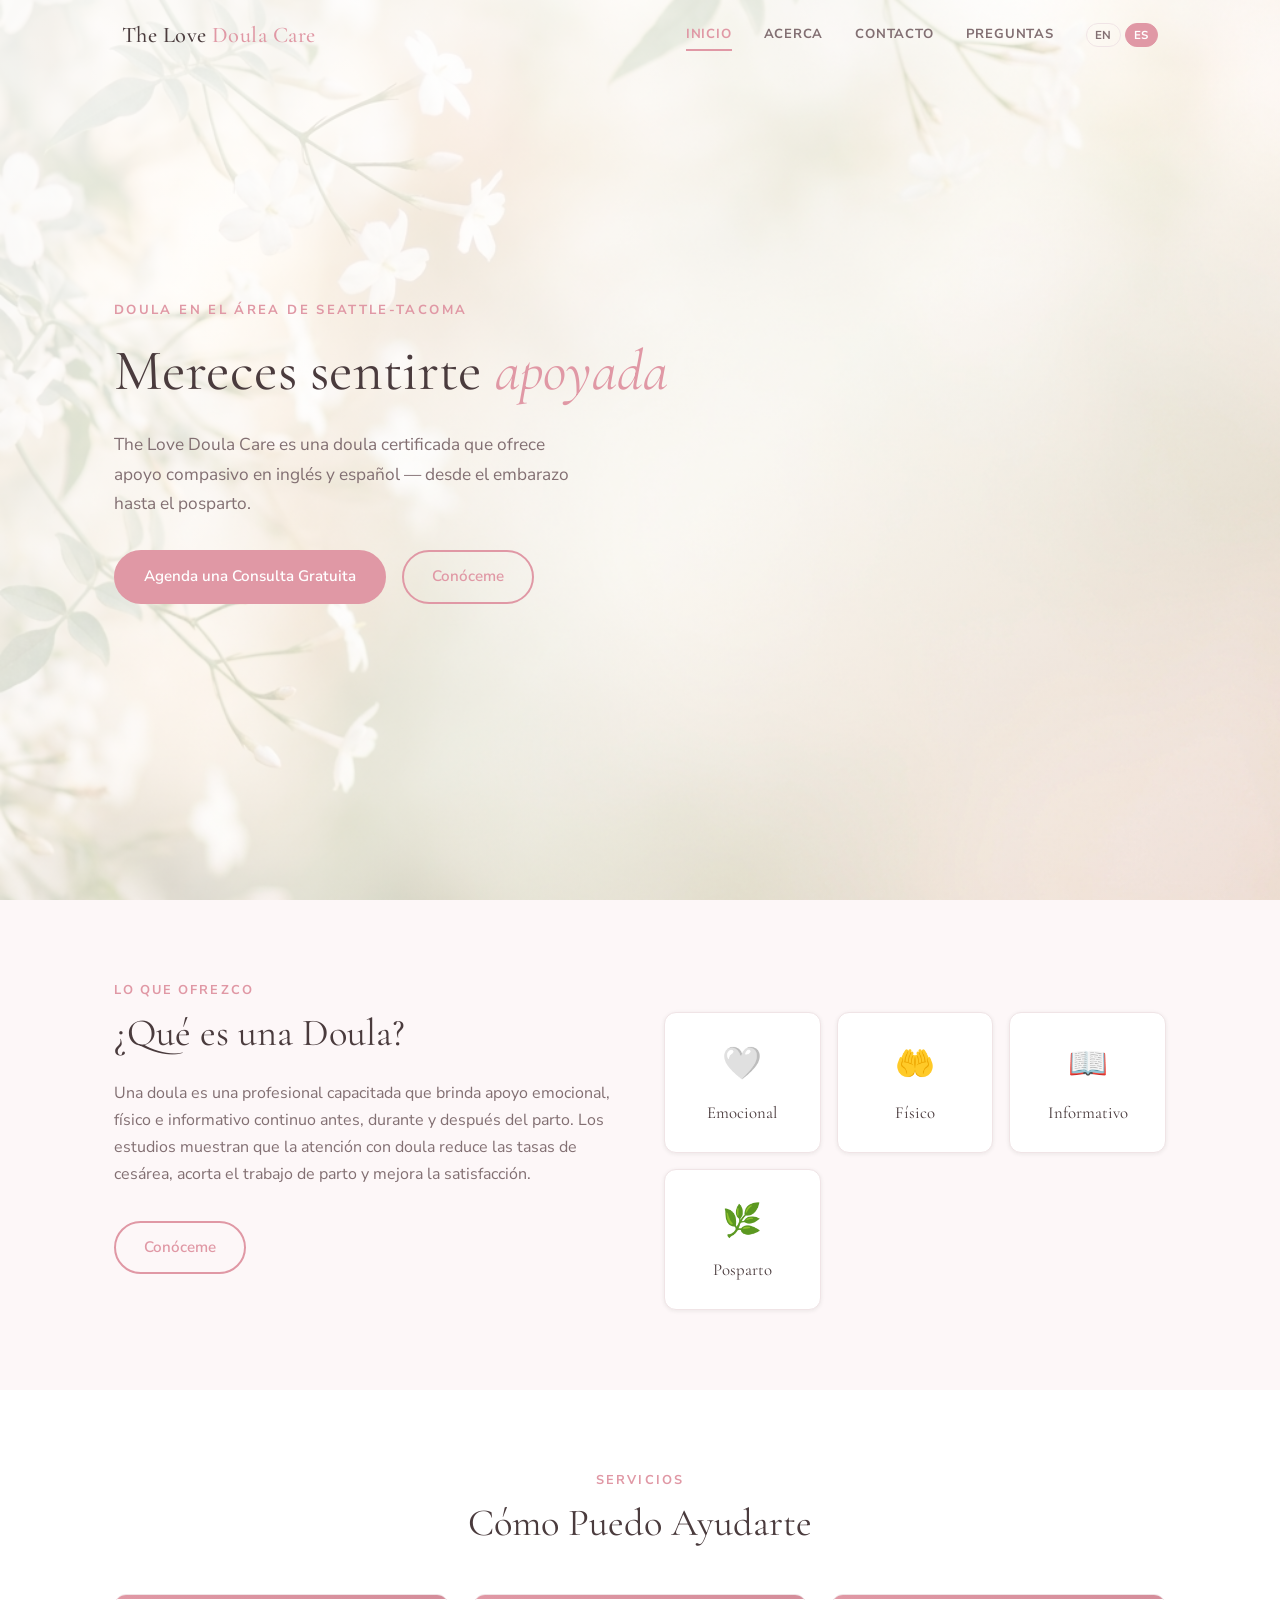
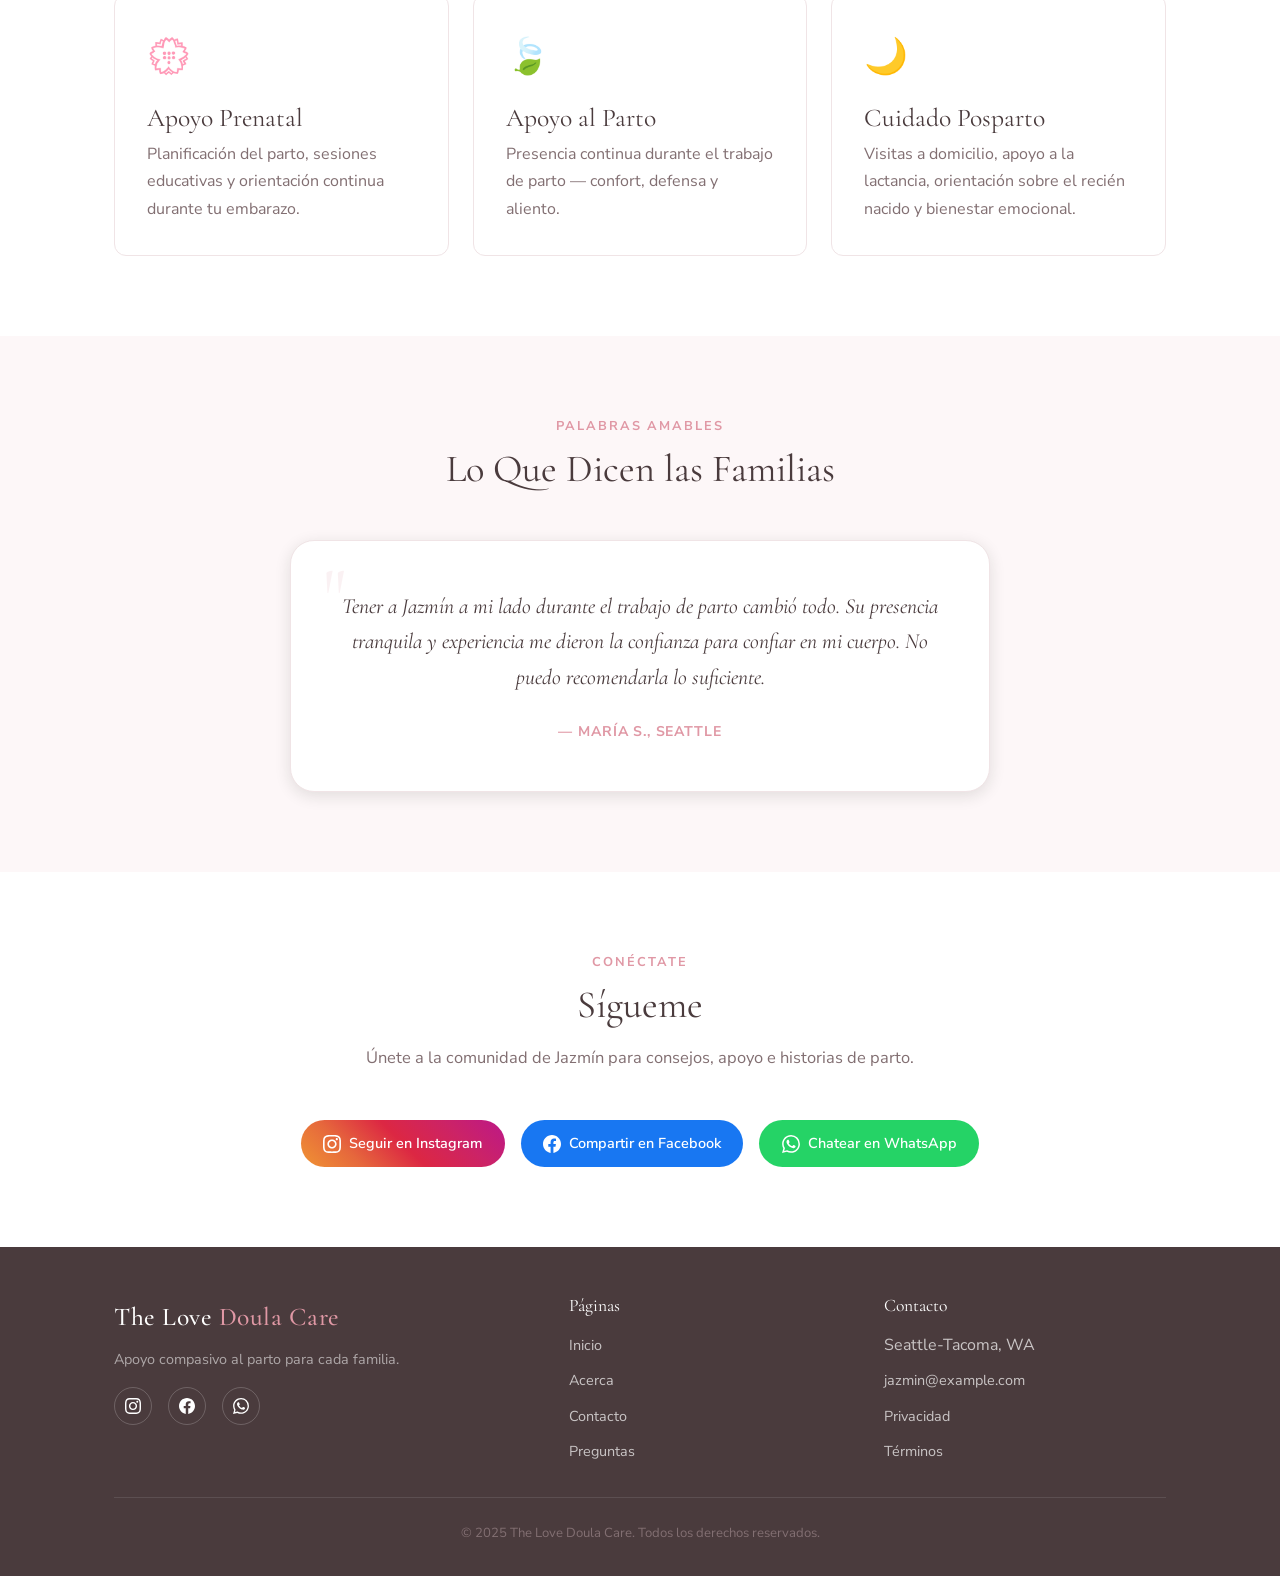
<file: index.html>
<!DOCTYPE html>
<html lang="es">
<head>
  <meta charset="UTF-8">
  <meta name="viewport" content="width=device-width, initial-scale=1.0">
  <title>The Love Doula Care | Compassionate Birth Support — Seattle-Tacoma, WA</title>
  <meta name="description" content="Certified doula The Love Doula Care offers compassionate birth and postpartum support in the Seattle-Tacoma area in English and Spanish.">
  <meta name="keywords" content="doula seattle, birth support, postpartum doula, doula española">
  <meta property="og:title" content="The Love Doula Care | Seattle-Tacoma Area">
  <meta property="og:description" content="Compassionate birth and postpartum support in English & Spanish.">
  <meta property="og:type" content="website">
  <link rel="canonical" href="https://the-love-doula-care.github.io/">
  <link rel="stylesheet" href="css/style.css">
  <script type="application/ld+json">
  {"@context":"https://schema.org","@type":"LocalBusiness","name":"The Love Doula Care","description":"Certified doula offering birth and postpartum support in Seattle-Tacoma, WA","address":{"@type":"PostalAddress","addressLocality":"Seattle-Tacoma","addressRegion":"WA","addressCountry":"US"},"areaServed":"Seattle-Tacoma Area","knowsLanguage":["English","Spanish"],"url":"https://the-love-doula-care.github.io/"}
  </script>
</head>
<body>

<!-- NAV -->
<nav class="nav" id="main-nav" role="navigation" aria-label="Main navigation">
  <div class="nav__inner">
    <a href="index.html" class="nav__logo">The Love <span>Doula Care</span></a>
    <div class="nav__links">
      <a href="index.html" class="nav__link" data-i18n="nav_home">Home</a>
      <a href="about.html" class="nav__link" data-i18n="nav_about">About</a>
      <a href="contact.html" class="nav__link" data-i18n="nav_contact">Contact</a>
      <a href="faq.html" class="nav__link" data-i18n="nav_faq">FAQ</a>
      <div class="lang-switcher" role="group" aria-label="Language">
        <button class="lang-btn" data-lang="en" aria-label="English">EN</button>
        <button class="lang-btn" data-lang="es" aria-label="Español">ES</button>
      </div>
    </div>
    <button class="nav__hamburger" id="nav-hamburger" aria-label="Toggle menu" aria-expanded="false">
      <span></span><span></span><span></span>
    </button>
  </div>
  <div class="nav__mobile" id="nav-mobile" role="dialog" aria-label="Mobile menu">
    <a href="index.html" class="nav__link" data-i18n="nav_home">Home</a>
    <a href="about.html" class="nav__link" data-i18n="nav_about">About</a>
    <a href="contact.html" class="nav__link" data-i18n="nav_contact">Contact</a>
    <a href="faq.html" class="nav__link" data-i18n="nav_faq">FAQ</a>
    <div class="lang-switcher">
      <button class="lang-btn" data-lang="en">EN</button>
      <button class="lang-btn" data-lang="es">ES</button>
    </div>
  </div>
</nav>

<!-- HERO -->
<main id="main-content">
<section class="hero" aria-label="Hero">
  <div class="container">
    <div class="hero__content">
      <span class="hero__eyebrow" data-i18n="hero_eyebrow">Seattle-Tacoma Area Doula</span>
      <h1 class="hero__title" data-i18n="hero_title" data-i18n-html>You deserve to feel <em>supported</em></h1>
      <p class="hero__subtitle" data-i18n="hero_subtitle">Certified doula offering compassionate support in English and Spanish.</p>
      <div class="hero__actions">
        <a href="contact.html" class="btn btn--primary" id="hero-cta-contact" data-i18n="hero_cta_primary">Schedule a Free Consultation</a>
        <a href="about.html" class="btn btn--outline" id="hero-cta-about" data-i18n="hero_cta_secondary">Learn About Me</a>
      </div>
    </div>
  </div>
</section>

<!-- WHAT IS A DOULA -->
<section class="section section--alt" aria-labelledby="doula-heading">
  <div class="container">
    <div class="doula-intro">
      <div class="doula-intro__text fade-in">
        <span class="section-title__eyebrow" data-i18n="doula_eyebrow">What I Offer</span>
        <h2 id="doula-heading" data-i18n="doula_heading">What is a Doula?</h2>
        <p data-i18n="doula_body">A doula provides continuous physical, emotional, and informational support before, during, and after birth.</p>
        <a href="about.html" class="btn btn--outline" style="margin-top:1rem" data-i18n="hero_cta_secondary">Learn About Me</a>
      </div>
      <div class="doula-intro__pillars fade-in">
        <div class="pillar">
          <div class="pillar__icon" aria-hidden="true">🤍</div>
          <div class="pillar__label" data-i18n="pillar_emotional">Emotional</div>
        </div>
        <div class="pillar">
          <div class="pillar__icon" aria-hidden="true">🤲</div>
          <div class="pillar__label" data-i18n="pillar_physical">Physical</div>
        </div>
        <div class="pillar">
          <div class="pillar__icon" aria-hidden="true">📖</div>
          <div class="pillar__label" data-i18n="pillar_info">Informational</div>
        </div>
        <div class="pillar">
          <div class="pillar__icon" aria-hidden="true">🌿</div>
          <div class="pillar__label" data-i18n="pillar_post">Postpartum</div>
        </div>
      </div>
    </div>
  </div>
</section>

<!-- SERVICES -->
<section class="section" aria-labelledby="services-heading">
  <div class="container">
    <div class="section-title fade-in">
      <span class="section-title__eyebrow" data-i18n="services_eyebrow">Services</span>
      <h2 id="services-heading" data-i18n="services_heading">How I Can Help</h2>
    </div>
    <div class="services-grid">
      <article class="service-card fade-in">
        <div class="service-card__icon" aria-hidden="true">💮</div>
        <h3 data-i18n="service_prenatal_title">Prenatal Support</h3>
        <p data-i18n="service_prenatal_body">Birth planning, education sessions, and continuous guidance through your pregnancy journey.</p>
      </article>
      <article class="service-card fade-in">
        <div class="service-card__icon" aria-hidden="true">🍃</div>
        <h3 data-i18n="service_birth_title">Birth Support</h3>
        <p data-i18n="service_birth_body">Continuous presence during labor and delivery — comfort measures, advocacy, and encouragement.</p>
      </article>
      <article class="service-card fade-in">
        <div class="service-card__icon" aria-hidden="true">🌙</div>
        <h3 data-i18n="service_postpartum_title">Postpartum Care</h3>
        <p data-i18n="service_postpartum_body">In-home visits, feeding support, newborn care guidance, and emotional well-being after birth.</p>
      </article>
    </div>
  </div>
</section>

<!-- TESTIMONIAL -->
<section class="section section--alt" aria-labelledby="testimonial-heading">
  <div class="container">
    <div class="section-title fade-in">
      <span class="section-title__eyebrow" data-i18n="testimonial_eyebrow">Kind Words</span>
      <h2 id="testimonial-heading" data-i18n="testimonial_heading">What Families Say</h2>
    </div>
    <div class="testimonial-card fade-in">
      <span class="quote-mark" aria-hidden="true">"</span>
      <p class="testimonial-card__quote" data-i18n="testimonial_quote">"Having Jazmín by my side during labor changed everything."</p>
      <p class="testimonial-card__author" data-i18n="testimonial_author">— Maria S., Seattle</p>
    </div>
  </div>
</section>

<!-- SHARE / SOCIAL -->
<section class="section share-section" aria-labelledby="share-heading">
  <div class="container">
    <div class="section-title fade-in">
      <span class="section-title__eyebrow" data-i18n="share_eyebrow">Stay Connected</span>
      <h2 id="share-heading" data-i18n="share_heading">Follow Along</h2>
      <p data-i18n="share_body">Join Jazmín's community for tips, support, and birth stories.</p>
    </div>
    <div class="share-buttons fade-in">
      <a href="https://instagram.com/jazmin_lopez_doula" target="_blank" rel="noopener noreferrer" class="share-btn share-btn--instagram" id="share-instagram" aria-label="Follow on Instagram">
        <svg viewBox="0 0 24 24" aria-hidden="true"><path d="M12 2.163c3.204 0 3.584.012 4.85.07 3.252.148 4.771 1.691 4.919 4.919.058 1.265.069 1.645.069 4.849 0 3.205-.012 3.584-.069 4.849-.149 3.225-1.664 4.771-4.919 4.919-1.266.058-1.644.07-4.85.07-3.204 0-3.584-.012-4.849-.07-3.26-.149-4.771-1.699-4.919-4.92-.058-1.265-.07-1.644-.07-4.849 0-3.204.013-3.583.07-4.849.149-3.227 1.664-4.771 4.919-4.919 1.266-.057 1.645-.069 4.849-.069zm0-2.163c-3.259 0-3.667.014-4.947.072-4.358.2-6.78 2.618-6.98 6.98-.059 1.281-.073 1.689-.073 4.948 0 3.259.014 3.668.072 4.948.2 4.358 2.618 6.78 6.98 6.98 1.281.058 1.689.072 4.948.072 3.259 0 3.668-.014 4.948-.072 4.354-.2 6.782-2.618 6.979-6.98.059-1.28.073-1.689.073-4.948 0-3.259-.014-3.667-.072-4.947-.196-4.354-2.617-6.78-6.979-6.98-1.281-.059-1.69-.073-4.949-.073zm0 5.838c-3.403 0-6.162 2.759-6.162 6.162s2.759 6.163 6.162 6.163 6.162-2.759 6.162-6.163c0-3.403-2.759-6.162-6.162-6.162zm0 10.162c-2.209 0-4-1.79-4-4 0-2.209 1.791-4 4-4s4 1.791 4 4c0 2.21-1.791 4-4 4zm6.406-11.845c-.796 0-1.441.645-1.441 1.44s.645 1.44 1.441 1.44c.795 0 1.439-.645 1.439-1.44s-.644-1.44-1.439-1.44z"/></svg>
        <span data-i18n="share_instagram">Follow on Instagram</span>
      </a>
      <a href="https://facebook.com/jazmin_lopez_doula" target="_blank" rel="noopener noreferrer" class="share-btn share-btn--facebook" id="share-facebook" aria-label="Share on Facebook">
        <svg viewBox="0 0 24 24" aria-hidden="true"><path d="M24 12.073c0-6.627-5.373-12-12-12s-12 5.373-12 12c0 5.99 4.388 10.954 10.125 11.854v-8.385H7.078v-3.47h3.047V9.43c0-3.007 1.792-4.669 4.533-4.669 1.312 0 2.686.235 2.686.235v2.953H15.83c-1.491 0-1.956.925-1.956 1.874v2.25h3.328l-.532 3.47h-2.796v8.385C19.612 23.027 24 18.062 24 12.073z"/></svg>
        <span data-i18n="share_facebook">Share on Facebook</span>
      </a>
      <a href="https://wa.me/12065550100" target="_blank" rel="noopener noreferrer" class="share-btn share-btn--whatsapp" id="share-whatsapp" aria-label="Chat on WhatsApp">
        <svg viewBox="0 0 24 24" aria-hidden="true"><path d="M17.472 14.382c-.297-.149-1.758-.867-2.03-.967-.273-.099-.471-.148-.67.15-.197.297-.767.966-.94 1.164-.173.199-.347.223-.644.075-.297-.15-1.255-.463-2.39-1.475-.883-.788-1.48-1.761-1.653-2.059-.173-.297-.018-.458.13-.606.134-.133.298-.347.446-.52.149-.174.198-.298.298-.497.099-.198.05-.371-.025-.52-.075-.149-.669-1.612-.916-2.207-.242-.579-.487-.5-.669-.51-.173-.008-.371-.01-.57-.01-.198 0-.52.074-.792.372-.272.297-1.04 1.016-1.04 2.479 0 1.462 1.065 2.875 1.213 3.074.149.198 2.096 3.2 5.077 4.487.709.306 1.262.489 1.694.625.712.227 1.36.195 1.871.118.571-.085 1.758-.719 2.006-1.413.248-.694.248-1.289.173-1.413-.074-.124-.272-.198-.57-.347m-5.421 7.403h-.004a9.87 9.87 0 01-5.031-1.378l-.361-.214-3.741.982.998-3.648-.235-.374a9.86 9.86 0 01-1.51-5.26c.001-5.45 4.436-9.884 9.888-9.884 2.64 0 5.122 1.03 6.988 2.898a9.825 9.825 0 012.893 6.994c-.003 5.45-4.437 9.884-9.885 9.884m8.413-18.297A11.815 11.815 0 0012.05 0C5.495 0 .16 5.335.157 11.892c0 2.096.547 4.142 1.588 5.945L.057 24l6.305-1.654a11.882 11.882 0 005.683 1.448h.005c6.554 0 11.89-5.335 11.893-11.893a11.821 11.821 0 00-3.48-8.413z"/></svg>
        <span data-i18n="share_whatsapp">Chat on WhatsApp</span>
      </a>
    </div>
  </div>
</section>
</main>

<!-- FOOTER -->
<footer class="footer" role="contentinfo">
  <div class="container">
    <div class="footer__inner">
      <div class="footer__brand">
        <div class="nav__logo">The Love <span style="color:var(--color-primary)">Doula Care</span></div>
        <p data-i18n="footer_tagline">Compassionate birth support for every family.</p>
        <div class="footer__social">
          <a href="https://instagram.com/jazmin_lopez_doula" target="_blank" rel="noopener" aria-label="Instagram">
            <svg viewBox="0 0 24 24" aria-hidden="true"><path d="M12 2.163c3.204 0 3.584.012 4.85.07 3.252.148 4.771 1.691 4.919 4.919.058 1.265.069 1.645.069 4.849 0 3.205-.012 3.584-.069 4.849-.149 3.225-1.664 4.771-4.919 4.919-1.266.058-1.644.07-4.85.07-3.204 0-3.584-.012-4.849-.07-3.26-.149-4.771-1.699-4.919-4.92-.058-1.265-.07-1.644-.07-4.849 0-3.204.013-3.583.07-4.849.149-3.227 1.664-4.771 4.919-4.919 1.266-.057 1.645-.069 4.849-.069zm0-2.163c-3.259 0-3.667.014-4.947.072-4.358.2-6.78 2.618-6.98 6.98-.059 1.281-.073 1.689-.073 4.948 0 3.259.014 3.668.072 4.948.2 4.358 2.618 6.78 6.98 6.98 1.281.058 1.689.072 4.948.072 3.259 0 3.668-.014 4.948-.072 4.354-.2 6.782-2.618 6.979-6.98.059-1.28.073-1.689.073-4.948 0-3.259-.014-3.667-.072-4.947-.196-4.354-2.617-6.78-6.979-6.98-1.281-.059-1.69-.073-4.949-.073zm0 5.838c-3.403 0-6.162 2.759-6.162 6.162s2.759 6.163 6.162 6.163 6.162-2.759 6.162-6.163c0-3.403-2.759-6.162-6.162-6.162zm0 10.162c-2.209 0-4-1.79-4-4 0-2.209 1.791-4 4-4s4 1.791 4 4c0 2.21-1.791 4-4 4zm6.406-11.845c-.796 0-1.441.645-1.441 1.44s.645 1.44 1.441 1.44c.795 0 1.439-.645 1.439-1.44s-.644-1.44-1.439-1.44z"/></svg>
          </a>
          <a href="https://facebook.com/jazmin_lopez_doula" target="_blank" rel="noopener" aria-label="Facebook">
            <svg viewBox="0 0 24 24" aria-hidden="true"><path d="M24 12.073c0-6.627-5.373-12-12-12s-12 5.373-12 12c0 5.99 4.388 10.954 10.125 11.854v-8.385H7.078v-3.47h3.047V9.43c0-3.007 1.792-4.669 4.533-4.669 1.312 0 2.686.235 2.686.235v2.953H15.83c-1.491 0-1.956.925-1.956 1.874v2.25h3.328l-.532 3.47h-2.796v8.385C19.612 23.027 24 18.062 24 12.073z"/></svg>
          </a>
          <a href="https://wa.me/12065550100" target="_blank" rel="noopener" aria-label="WhatsApp">
            <svg viewBox="0 0 24 24" aria-hidden="true"><path d="M17.472 14.382c-.297-.149-1.758-.867-2.03-.967-.273-.099-.471-.148-.67.15-.197.297-.767.966-.94 1.164-.173.199-.347.223-.644.075-.297-.15-1.255-.463-2.39-1.475-.883-.788-1.48-1.761-1.653-2.059-.173-.297-.018-.458.13-.606.134-.133.298-.347.446-.52.149-.174.198-.298.298-.497.099-.198.05-.371-.025-.52-.075-.149-.669-1.612-.916-2.207-.242-.579-.487-.5-.669-.51-.173-.008-.371-.01-.57-.01-.198 0-.52.074-.792.372-.272.297-1.04 1.016-1.04 2.479 0 1.462 1.065 2.875 1.213 3.074.149.198 2.096 3.2 5.077 4.487.709.306 1.262.489 1.694.625.712.227 1.36.195 1.871.118.571-.085 1.758-.719 2.006-1.413.248-.694.248-1.289.173-1.413-.074-.124-.272-.198-.57-.347m-5.421 7.403h-.004a9.87 9.87 0 01-5.031-1.378l-.361-.214-3.741.982.998-3.648-.235-.374a9.86 9.86 0 01-1.51-5.26c.001-5.45 4.436-9.884 9.888-9.884 2.64 0 5.122 1.03 6.988 2.898a9.825 9.825 0 012.893 6.994c-.003 5.45-4.437 9.884-9.885 9.884m8.413-18.297A11.815 11.815 0 0012.05 0C5.495 0 .16 5.335.157 11.892c0 2.096.547 4.142 1.588 5.945L.057 24l6.305-1.654a11.882 11.882 0 005.683 1.448h.005c6.554 0 11.89-5.335 11.893-11.893a11.821 11.821 0 00-3.48-8.413z"/></svg>
          </a>
        </div>
      </div>
      <div class="footer__links">
        <h4 data-i18n="footer_pages">Pages</h4>
        <ul>
          <li><a href="index.html" data-i18n="nav_home">Home</a></li>
          <li><a href="about.html" data-i18n="nav_about">About</a></li>
          <li><a href="contact.html" data-i18n="nav_contact">Contact</a></li>
          <li><a href="faq.html" data-i18n="nav_faq">FAQ</a></li>
        </ul>
      </div>
      <div class="footer__links">
        <h4 data-i18n="footer_contact_label">Contact</h4>
        <ul>
          <li>Seattle-Tacoma, WA</li>
          <li><a href="mailto:jazmin@example.com">jazmin@example.com</a></li>
          <li><a href="privacy.html" data-i18n="nav_privacy">Privacy Policy</a></li>
          <li><a href="terms.html" data-i18n="nav_terms">Terms of Service</a></li>
        </ul>
      </div>
    </div>
    <div class="footer__bottom">
      <p data-i18n="footer_copy">© 2025 The Love Doula Care. All rights reserved.</p>
    </div>
  </div>
</footer>

<script src="js/i18n.js"></script>
<script src="js/main.js"></script>
</body>
</html>
</file>
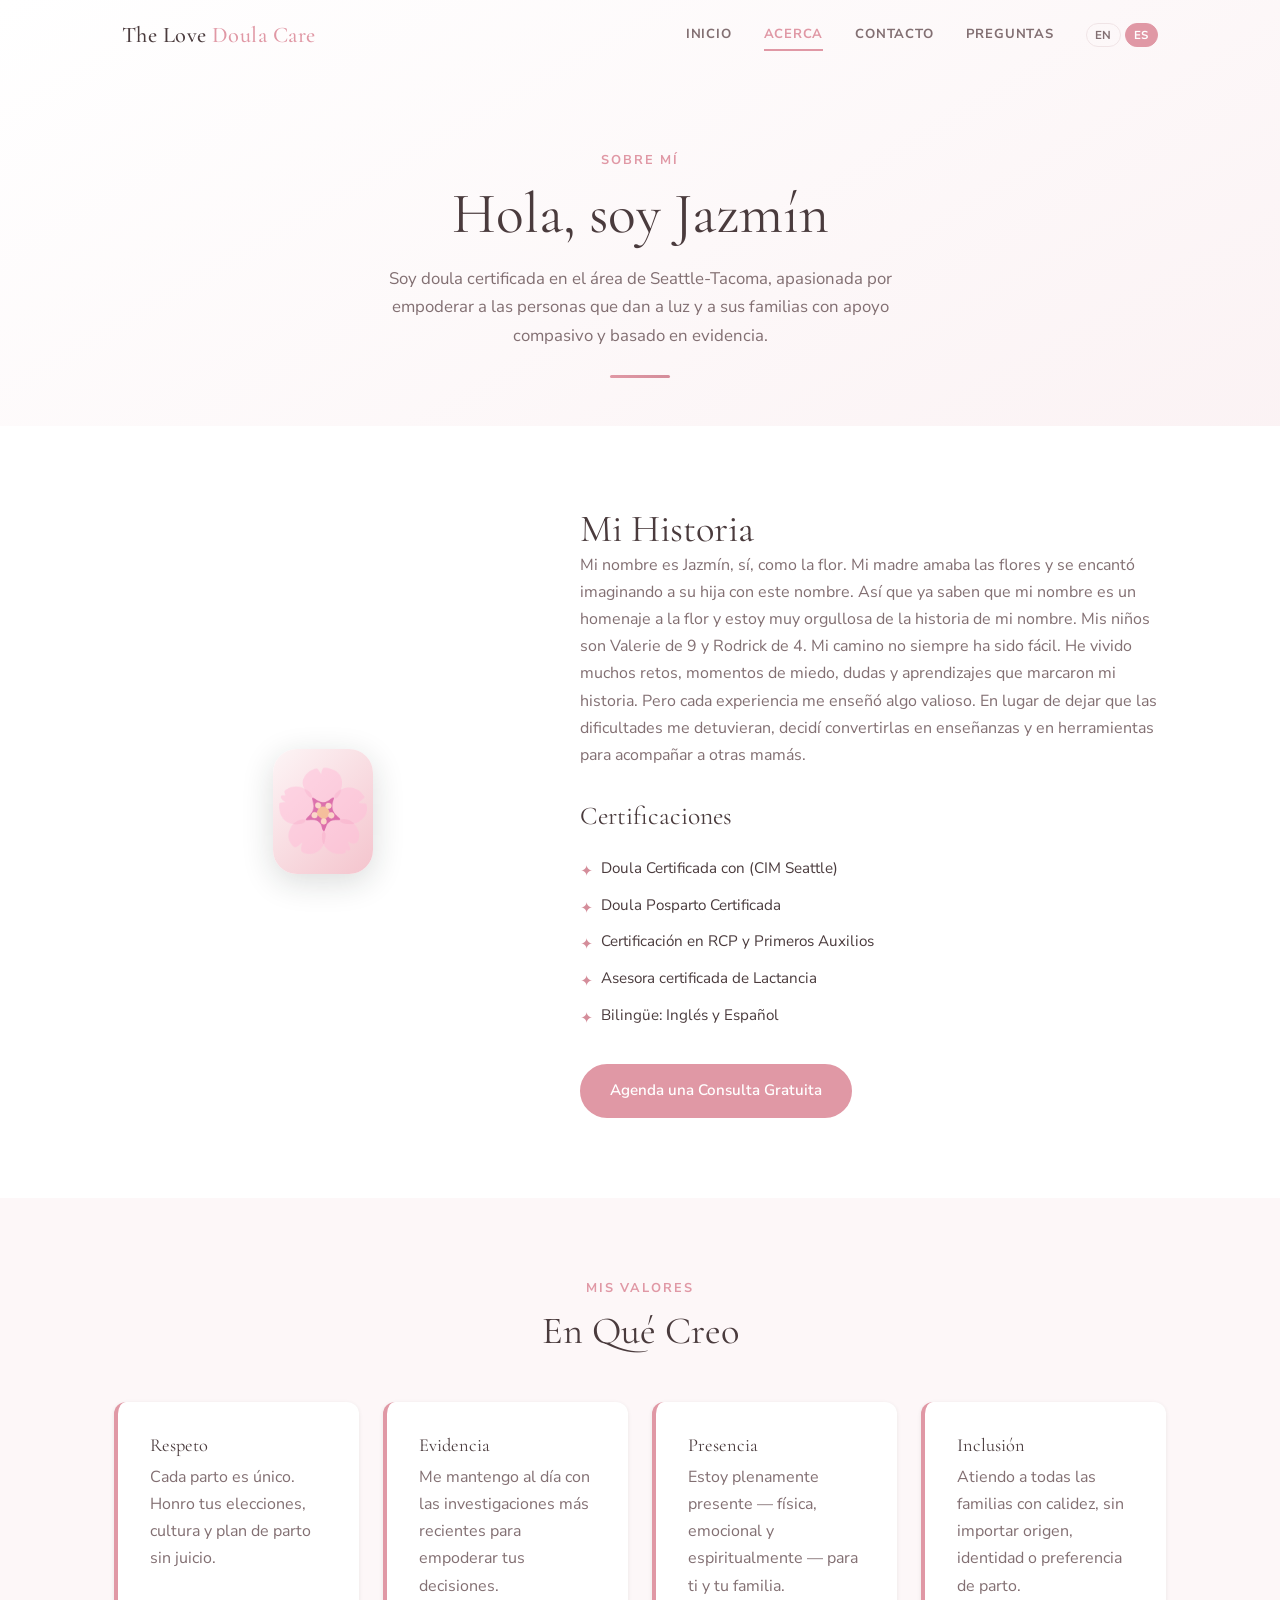
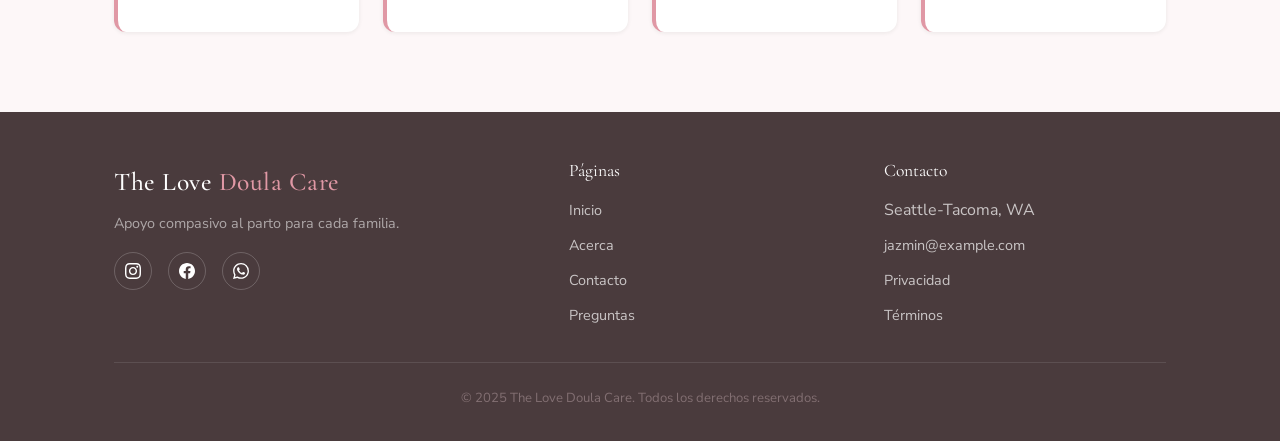
<file: about.html>
<!DOCTYPE html>
<html lang="es">
<head>
  <meta charset="UTF-8">
  <meta name="viewport" content="width=device-width, initial-scale=1.0">
  <title>About The Love Doula Care | Certified Doula — Seattle-Tacoma, WA</title>
  <meta name="description" content="Learn about The Love Doula Care, a certified birth and postpartum doula serving the Seattle-Tacoma area in English and Spanish.">
  <link rel="canonical" href="https://the-love-doula-care.github.io/about.html">
  <link rel="stylesheet" href="css/style.css">
  <script type="application/ld+json">
  {"@context":"https://schema.org","@type":"Person","name":"The Love Doula Care","jobTitle":"Certified Doula","description":"Certified birth and postpartum doula serving the Seattle-Tacoma area","address":{"@type":"PostalAddress","addressLocality":"Seattle-Tacoma","addressRegion":"WA"},"knowsLanguage":["English","Spanish"]}
  </script>
</head>
<body>

<nav class="nav" id="main-nav" role="navigation" aria-label="Main navigation">
  <div class="nav__inner">
    <a href="index.html" class="nav__logo">The Love <span>Doula Care</span></a>
    <div class="nav__links">
      <a href="index.html" class="nav__link" data-i18n="nav_home">Home</a>
      <a href="about.html" class="nav__link" data-i18n="nav_about">About</a>
      <a href="contact.html" class="nav__link" data-i18n="nav_contact">Contact</a>
      <a href="faq.html" class="nav__link" data-i18n="nav_faq">FAQ</a>
      <div class="lang-switcher" role="group" aria-label="Language">
        <button class="lang-btn" data-lang="en" aria-label="English">EN</button>
        <button class="lang-btn" data-lang="es" aria-label="Español">ES</button>
      </div>
    </div>
    <button class="nav__hamburger" id="nav-hamburger" aria-label="Toggle menu" aria-expanded="false">
      <span></span><span></span><span></span>
    </button>
  </div>
  <div class="nav__mobile" id="nav-mobile" role="dialog" aria-label="Mobile menu">
    <a href="index.html" class="nav__link" data-i18n="nav_home">Home</a>
    <a href="about.html" class="nav__link" data-i18n="nav_about">About</a>
    <a href="contact.html" class="nav__link" data-i18n="nav_contact">Contact</a>
    <a href="faq.html" class="nav__link" data-i18n="nav_faq">FAQ</a>
    <div class="lang-switcher">
      <button class="lang-btn" data-lang="en">EN</button>
      <button class="lang-btn" data-lang="es">ES</button>
    </div>
  </div>
</nav>

<main id="main-content">

<!-- PAGE HERO -->
<header class="page-hero">
  <div class="container">
    <span class="section-title__eyebrow" data-i18n="about_eyebrow">About Me</span>
    <h1 data-i18n="about_heading">Hello, I'm Jazmín</h1>
    <p data-i18n="about_intro">Certified doula offering compassionate, evidence-based support in the Seattle-Tacoma area.</p>
    <div class="page-hero__divider" aria-hidden="true"></div>
  </div>
</header>

<!-- BIO -->
<section class="section" aria-labelledby="story-heading">
  <div class="container">
    <div class="about-grid">
      <div class="about-photo fade-in" aria-label="Photo of The Love Doula Care">
        <div class="about-photo__placeholder" aria-hidden="true">🌸</div>
      </div>
      <div class="fade-in">
        <h2 id="story-heading" data-i18n="about_story_heading">My Story</h2>
        <p data-i18n="about_story">My name is Jazmín, yes, like the flower. My mother loved flowers and she was delighted imagining her daughter having this name. So now you know my name is a tribute to the flower and I am very proud of the story behind my name. I have two children - a 9-year-old girl named () and a 4-year-old boy named ().</p>

        <h3 style="margin-top:2rem;margin-bottom:1rem" data-i18n="credentials_heading">Credentials</h3>
        <ul class="credentials-list">
          <li class="credential-item" data-i18n="cred_1">Certified Birth Doula (DONA International)</li>
          <li class="credential-item" data-i18n="cred_2">Certified Postpartum Doula</li>
          <li class="credential-item" data-i18n="cred_3">CPR &amp; First Aid Certified</li>
          <li class="credential-item" data-i18n="cred_4">Lactation Support Training</li>
          <li class="credential-item" data-i18n="cred_5">Bilingual: English &amp; Spanish</li>
        </ul>

        <div style="margin-top:2rem">
          <a href="contact.html" class="btn btn--primary" data-i18n="hero_cta_primary">Schedule a Free Consultation</a>
        </div>
      </div>
    </div>
  </div>
</section>

<!-- VALUES -->
<section class="section section--alt" aria-labelledby="values-heading">
  <div class="container">
    <div class="section-title fade-in">
      <span class="section-title__eyebrow" data-i18n="values_eyebrow">My Values</span>
      <h2 id="values-heading" data-i18n="values_heading">What I Believe</h2>
    </div>
    <div class="values-grid">
      <div class="value-card fade-in">
        <h3 data-i18n="value_1_title">Respect</h3>
        <p data-i18n="value_1_body">Every birth is unique. I honour your choices, culture, and birth plan without judgment.</p>
      </div>
      <div class="value-card fade-in">
        <h3 data-i18n="value_2_title">Evidence</h3>
        <p data-i18n="value_2_body">I stay current with the latest research to provide information that empowers your decisions.</p>
      </div>
      <div class="value-card fade-in">
        <h3 data-i18n="value_3_title">Presence</h3>
        <p data-i18n="value_3_body">I am fully present — physically, emotionally, and spiritually — for you and your family.</p>
      </div>
      <div class="value-card fade-in">
        <h3 data-i18n="value_4_title">Inclusion</h3>
        <p data-i18n="value_4_body">I warmly serve all families regardless of background, identity, or birth preference.</p>
      </div>
    </div>
  </div>
</section>

</main>

<footer class="footer" role="contentinfo">
  <div class="container">
    <div class="footer__inner">
      <div class="footer__brand">
        <div class="nav__logo">The Love <span style="color:var(--color-primary)">Doula Care</span></div>
        <p data-i18n="footer_tagline">Compassionate birth support for every family.</p>
        <div class="footer__social">
          <a href="https://instagram.com/jazmin_lopez_doula" target="_blank" rel="noopener" aria-label="Instagram"><svg viewBox="0 0 24 24" aria-hidden="true"><path d="M12 2.163c3.204 0 3.584.012 4.85.07 3.252.148 4.771 1.691 4.919 4.919.058 1.265.069 1.645.069 4.849 0 3.205-.012 3.584-.069 4.849-.149 3.225-1.664 4.771-4.919 4.919-1.266.058-1.644.07-4.85.07-3.204 0-3.584-.012-4.849-.07-3.26-.149-4.771-1.699-4.919-4.92-.058-1.265-.07-1.644-.07-4.849 0-3.204.013-3.583.07-4.849.149-3.227 1.664-4.771 4.919-4.919 1.266-.057 1.645-.069 4.849-.069zm0-2.163c-3.259 0-3.667.014-4.947.072-4.358.2-6.78 2.618-6.98 6.98-.059 1.281-.073 1.689-.073 4.948 0 3.259.014 3.668.072 4.948.2 4.358 2.618 6.78 6.98 6.98 1.281.058 1.689.072 4.948.072 3.259 0 3.668-.014 4.948-.072 4.354-.2 6.782-2.618 6.979-6.98.059-1.28.073-1.689.073-4.948 0-3.259-.014-3.667-.072-4.947-.196-4.354-2.617-6.78-6.979-6.98-1.281-.059-1.69-.073-4.949-.073zm0 5.838c-3.403 0-6.162 2.759-6.162 6.162s2.759 6.163 6.162 6.163 6.162-2.759 6.162-6.163c0-3.403-2.759-6.162-6.162-6.162zm0 10.162c-2.209 0-4-1.79-4-4 0-2.209 1.791-4 4-4s4 1.791 4 4c0 2.21-1.791 4-4 4zm6.406-11.845c-.796 0-1.441.645-1.441 1.44s.645 1.44 1.441 1.44c.795 0 1.439-.645 1.439-1.44s-.644-1.44-1.439-1.44z"/></svg></a>
          <a href="https://facebook.com/jazmin_lopez_doula" target="_blank" rel="noopener" aria-label="Facebook"><svg viewBox="0 0 24 24" aria-hidden="true"><path d="M24 12.073c0-6.627-5.373-12-12-12s-12 5.373-12 12c0 5.99 4.388 10.954 10.125 11.854v-8.385H7.078v-3.47h3.047V9.43c0-3.007 1.792-4.669 4.533-4.669 1.312 0 2.686.235 2.686.235v2.953H15.83c-1.491 0-1.956.925-1.956 1.874v2.25h3.328l-.532 3.47h-2.796v8.385C19.612 23.027 24 18.062 24 12.073z"/></svg></a>
          <a href="https://wa.me/12065550100" target="_blank" rel="noopener" aria-label="WhatsApp"><svg viewBox="0 0 24 24" aria-hidden="true"><path d="M17.472 14.382c-.297-.149-1.758-.867-2.03-.967-.273-.099-.471-.148-.67.15-.197.297-.767.966-.94 1.164-.173.199-.347.223-.644.075-.297-.15-1.255-.463-2.39-1.475-.883-.788-1.48-1.761-1.653-2.059-.173-.297-.018-.458.13-.606.134-.133.298-.347.446-.52.149-.174.198-.298.298-.497.099-.198.05-.371-.025-.52-.075-.149-.669-1.612-.916-2.207-.242-.579-.487-.5-.669-.51-.173-.008-.371-.01-.57-.01-.198 0-.52.074-.792.372-.272.297-1.04 1.016-1.04 2.479 0 1.462 1.065 2.875 1.213 3.074.149.198 2.096 3.2 5.077 4.487.709.306 1.262.489 1.694.625.712.227 1.36.195 1.871.118.571-.085 1.758-.719 2.006-1.413.248-.694.248-1.289.173-1.413-.074-.124-.272-.198-.57-.347m-5.421 7.403h-.004a9.87 9.87 0 01-5.031-1.378l-.361-.214-3.741.982.998-3.648-.235-.374a9.86 9.86 0 01-1.51-5.26c.001-5.45 4.436-9.884 9.888-9.884 2.64 0 5.122 1.03 6.988 2.898a9.825 9.825 0 012.893 6.994c-.003 5.45-4.437 9.884-9.885 9.884m8.413-18.297A11.815 11.815 0 0012.05 0C5.495 0 .16 5.335.157 11.892c0 2.096.547 4.142 1.588 5.945L.057 24l6.305-1.654a11.882 11.882 0 005.683 1.448h.005c6.554 0 11.89-5.335 11.893-11.893a11.821 11.821 0 00-3.48-8.413z"/></svg></a>
        </div>
      </div>
      <div class="footer__links">
        <h4 data-i18n="footer_pages">Pages</h4>
        <ul>
          <li><a href="index.html" data-i18n="nav_home">Home</a></li>
          <li><a href="about.html" data-i18n="nav_about">About</a></li>
          <li><a href="contact.html" data-i18n="nav_contact">Contact</a></li>
          <li><a href="faq.html" data-i18n="nav_faq">FAQ</a></li>
        </ul>
      </div>
      <div class="footer__links">
        <h4 data-i18n="footer_contact_label">Contact</h4>
        <ul>
          <li>Seattle-Tacoma, WA</li>
          <li><a href="mailto:jazmin@example.com">jazmin@example.com</a></li>
          <li><a href="privacy.html" data-i18n="nav_privacy">Privacy Policy</a></li>
          <li><a href="terms.html" data-i18n="nav_terms">Terms of Service</a></li>
        </ul>
      </div>
    </div>
    <div class="footer__bottom">
      <p data-i18n="footer_copy">© 2025 The Love Doula Care. All rights reserved.</p>
    </div>
  </div>
</footer>

<script src="js/i18n.js"></script>
<script src="js/main.js"></script>
</body>
</html>
</file>
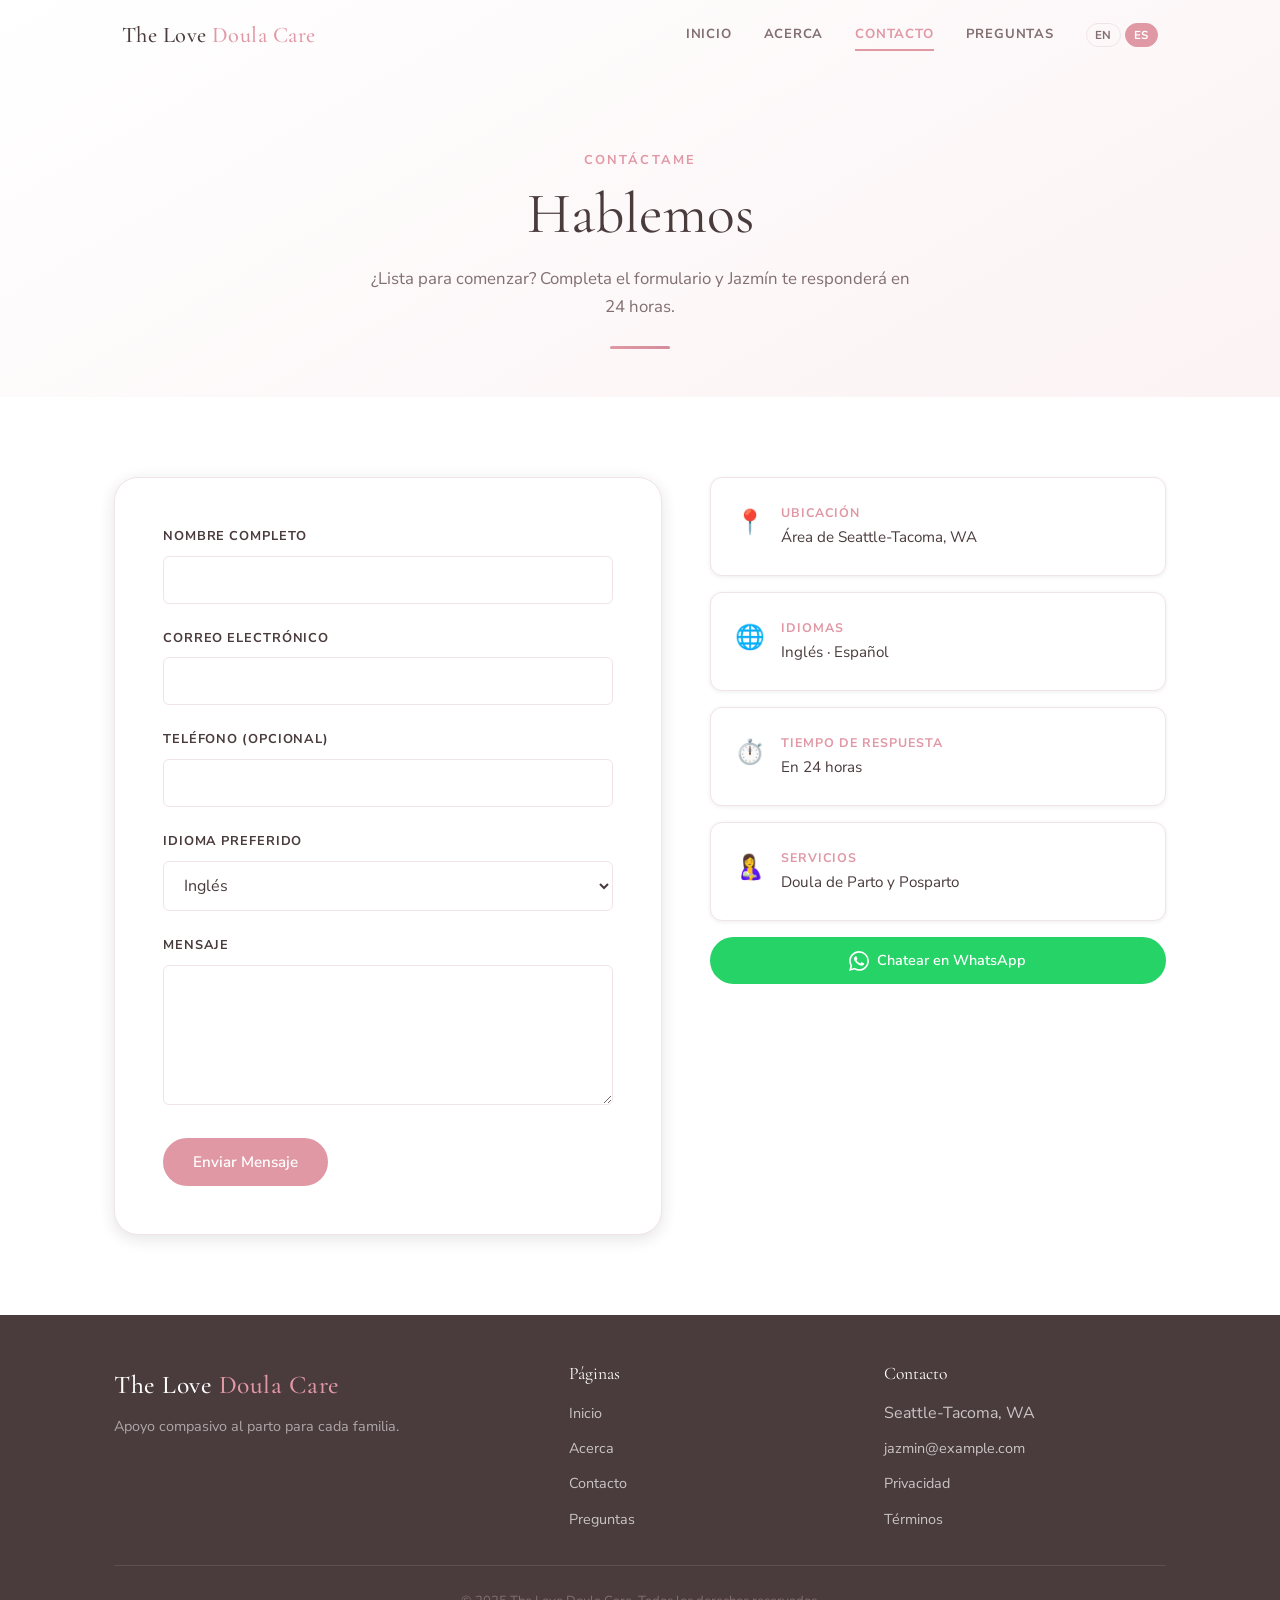
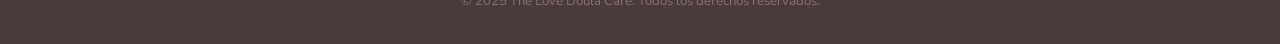
<file: contact.html>
<!DOCTYPE html>
<html lang="es">
<head>
  <meta charset="UTF-8">
  <meta name="viewport" content="width=device-width, initial-scale=1.0">
  <title>Contact The Love Doula Care | Seattle-Tacoma Doula</title>
  <meta name="description" content="Get in touch with The Love Doula Care, certified doula in the Seattle-Tacoma area. Free 30-minute consultation available in English and Spanish.">
  <link rel="canonical" href="https://the-love-doula-care.github.io/contact.html">
  <link rel="stylesheet" href="css/style.css">
</head>
<body>

<nav class="nav" id="main-nav" role="navigation" aria-label="Main navigation">
  <div class="nav__inner">
    <a href="index.html" class="nav__logo">The Love <span>Doula Care</span></a>
    <div class="nav__links">
      <a href="index.html" class="nav__link" data-i18n="nav_home">Home</a>
      <a href="about.html" class="nav__link" data-i18n="nav_about">About</a>
      <a href="contact.html" class="nav__link" data-i18n="nav_contact">Contact</a>
      <a href="faq.html" class="nav__link" data-i18n="nav_faq">FAQ</a>
      <div class="lang-switcher" role="group" aria-label="Language">
        <button class="lang-btn" data-lang="en" aria-label="English">EN</button>
        <button class="lang-btn" data-lang="es" aria-label="Español">ES</button>
      </div>
    </div>
    <button class="nav__hamburger" id="nav-hamburger" aria-label="Toggle menu" aria-expanded="false">
      <span></span><span></span><span></span>
    </button>
  </div>
  <div class="nav__mobile" id="nav-mobile" role="dialog" aria-label="Mobile menu">
    <a href="index.html" class="nav__link" data-i18n="nav_home">Home</a>
    <a href="about.html" class="nav__link" data-i18n="nav_about">About</a>
    <a href="contact.html" class="nav__link" data-i18n="nav_contact">Contact</a>
    <a href="faq.html" class="nav__link" data-i18n="nav_faq">FAQ</a>
    <div class="lang-switcher">
      <button class="lang-btn" data-lang="en">EN</button>
      <button class="lang-btn" data-lang="es">ES</button>
    </div>
  </div>
</nav>

<main id="main-content">

<header class="page-hero">
  <div class="container">
    <span class="section-title__eyebrow" data-i18n="contact_eyebrow">Get In Touch</span>
    <h1 data-i18n="contact_heading">Let's Connect</h1>
    <p data-i18n="contact_intro">Ready to start your journey? Fill out the form and Jazmín will get back to you within 24 hours.</p>
    <div class="page-hero__divider" aria-hidden="true"></div>
  </div>
</header>

<section class="section">
  <div class="container">
    <div class="contact-grid">

      <!-- FORM -->
      <div class="contact-form fade-in">
        <form id="contact-form" novalidate aria-label="Contact form">
          <div class="form-group">
            <label class="form-label" for="field-name" data-i18n="form_name">Full Name</label>
            <input class="form-input" type="text" id="field-name" name="name" required autocomplete="name">
          </div>
          <div class="form-group">
            <label class="form-label" for="field-email" data-i18n="form_email">Email Address</label>
            <input class="form-input" type="email" id="field-email" name="email" required autocomplete="email">
          </div>
          <div class="form-group">
            <label class="form-label" for="field-phone" data-i18n="form_phone">Phone (optional)</label>
            <input class="form-input" type="tel" id="field-phone" name="phone" autocomplete="tel">
          </div>
          <div class="form-group">
            <label class="form-label" for="field-lang" data-i18n="form_lang">Preferred Language</label>
            <select class="form-select" id="field-lang" name="language">
              <option value="en" data-i18n="form_lang_en">English</option>
              <option value="es" data-i18n="form_lang_es">Spanish</option>
            </select>
          </div>
          <div class="form-group">
            <label class="form-label" for="field-message" data-i18n="form_message">Message</label>
            <textarea class="form-textarea" id="field-message" name="message" required></textarea>
          </div>
          <button type="submit" class="btn btn--primary" id="contact-submit" data-i18n="form_submit">Send Message</button>
        </form>
      </div>

      <!-- INFO CARDS -->
      <div class="contact-info fade-in">
        <div class="contact-info-item">
          <div class="contact-info-item__icon" aria-hidden="true">📍</div>
          <div>
            <div class="contact-info-item__label" data-i18n="info_location_label">Location</div>
            <p class="contact-info-item__value" data-i18n="info_location_value">Seattle-Tacoma Area, WA</p>
          </div>
        </div>
        <div class="contact-info-item">
          <div class="contact-info-item__icon" aria-hidden="true">🌐</div>
          <div>
            <div class="contact-info-item__label" data-i18n="info_lang_label">Languages</div>
            <p class="contact-info-item__value" data-i18n="info_lang_value">English · Spanish</p>
          </div>
        </div>
        <div class="contact-info-item">
          <div class="contact-info-item__icon" aria-hidden="true">⏱️</div>
          <div>
            <div class="contact-info-item__label" data-i18n="info_response_label">Response Time</div>
            <p class="contact-info-item__value" data-i18n="info_response_value">Within 24 hours</p>
          </div>
        </div>
        <div class="contact-info-item">
          <div class="contact-info-item__icon" aria-hidden="true">🤱</div>
          <div>
            <div class="contact-info-item__label" data-i18n="info_services_label">Services</div>
            <p class="contact-info-item__value" data-i18n="info_services_value">Birth &amp; Postpartum Doula</p>
          </div>
        </div>
        <a href="https://wa.me/12065550100" target="_blank" rel="noopener noreferrer" class="share-btn share-btn--whatsapp" id="contact-whatsapp" style="justify-content:center;width:100%" aria-label="Chat on WhatsApp">
          <svg viewBox="0 0 24 24" aria-hidden="true" style="width:20px;height:20px;fill:currentColor"><path d="M17.472 14.382c-.297-.149-1.758-.867-2.03-.967-.273-.099-.471-.148-.67.15-.197.297-.767.966-.94 1.164-.173.199-.347.223-.644.075-.297-.15-1.255-.463-2.39-1.475-.883-.788-1.48-1.761-1.653-2.059-.173-.297-.018-.458.13-.606.134-.133.298-.347.446-.52.149-.174.198-.298.298-.497.099-.198.05-.371-.025-.52-.075-.149-.669-1.612-.916-2.207-.242-.579-.487-.5-.669-.51-.173-.008-.371-.01-.57-.01-.198 0-.52.074-.792.372-.272.297-1.04 1.016-1.04 2.479 0 1.462 1.065 2.875 1.213 3.074.149.198 2.096 3.2 5.077 4.487.709.306 1.262.489 1.694.625.712.227 1.36.195 1.871.118.571-.085 1.758-.719 2.006-1.413.248-.694.248-1.289.173-1.413-.074-.124-.272-.198-.57-.347m-5.421 7.403h-.004a9.87 9.87 0 01-5.031-1.378l-.361-.214-3.741.982.998-3.648-.235-.374a9.86 9.86 0 01-1.51-5.26c.001-5.45 4.436-9.884 9.888-9.884 2.64 0 5.122 1.03 6.988 2.898a9.825 9.825 0 012.893 6.994c-.003 5.45-4.437 9.884-9.885 9.884m8.413-18.297A11.815 11.815 0 0012.05 0C5.495 0 .16 5.335.157 11.892c0 2.096.547 4.142 1.588 5.945L.057 24l6.305-1.654a11.882 11.882 0 005.683 1.448h.005c6.554 0 11.89-5.335 11.893-11.893a11.821 11.821 0 00-3.48-8.413z"/></svg>
          <span data-i18n="share_whatsapp">Chat on WhatsApp</span>
        </a>
      </div>

    </div>
  </div>
</section>

</main>

<footer class="footer" role="contentinfo">
  <div class="container">
    <div class="footer__inner">
      <div class="footer__brand">
        <div class="nav__logo">The Love <span style="color:var(--color-primary)">Doula Care</span></div>
        <p data-i18n="footer_tagline">Compassionate birth support for every family.</p>
      </div>
      <div class="footer__links">
        <h4 data-i18n="footer_pages">Pages</h4>
        <ul>
          <li><a href="index.html" data-i18n="nav_home">Home</a></li>
          <li><a href="about.html" data-i18n="nav_about">About</a></li>
          <li><a href="contact.html" data-i18n="nav_contact">Contact</a></li>
          <li><a href="faq.html" data-i18n="nav_faq">FAQ</a></li>
        </ul>
      </div>
      <div class="footer__links">
        <h4 data-i18n="footer_contact_label">Contact</h4>
        <ul>
          <li>Seattle-Tacoma, WA</li>
          <li><a href="mailto:jazmin@example.com">jazmin@example.com</a></li>
          <li><a href="privacy.html" data-i18n="nav_privacy">Privacy Policy</a></li>
          <li><a href="terms.html" data-i18n="nav_terms">Terms of Service</a></li>
        </ul>
      </div>
    </div>
    <div class="footer__bottom">
      <p data-i18n="footer_copy">© 2025 The Love Doula Care. All rights reserved.</p>
    </div>
  </div>
</footer>

<script src="js/i18n.js"></script>
<script src="js/main.js"></script>
</body>
</html>
</file>
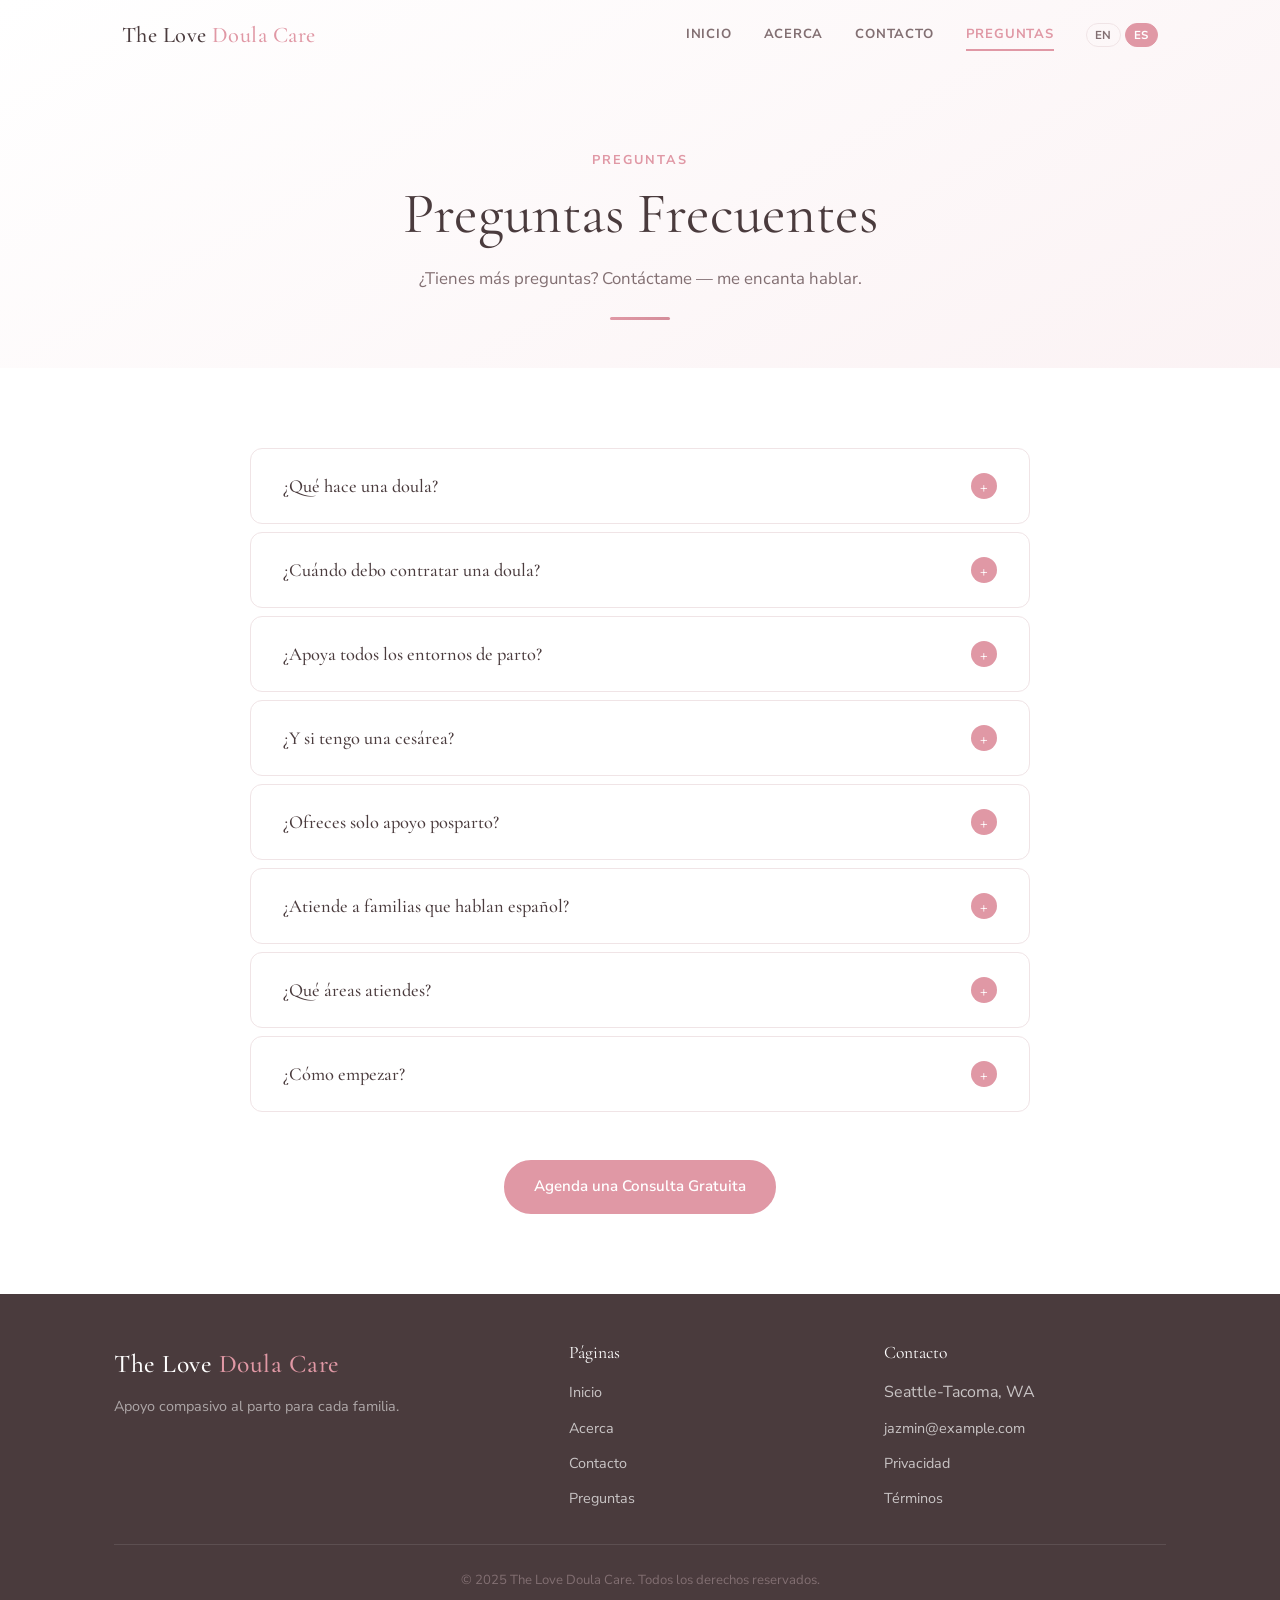
<file: faq.html>
<!DOCTYPE html>
<html lang="es">
<head>
  <meta charset="UTF-8">
  <meta name="viewport" content="width=device-width, initial-scale=1.0">
  <title>FAQ | The Love Doula Care — Seattle-Tacoma, WA</title>
  <meta name="description" content="Frequently asked questions about doula services from The Love Doula Care in the Seattle-Tacoma area.">
  <link rel="canonical" href="https://the-love-doula-care.github.io/faq.html">
  <link rel="stylesheet" href="css/style.css">
</head>
<body>

<nav class="nav" id="main-nav" role="navigation" aria-label="Main navigation">
  <div class="nav__inner">
    <a href="index.html" class="nav__logo">The Love <span>Doula Care</span></a>
    <div class="nav__links">
      <a href="index.html" class="nav__link" data-i18n="nav_home">Home</a>
      <a href="about.html" class="nav__link" data-i18n="nav_about">About</a>
      <a href="contact.html" class="nav__link" data-i18n="nav_contact">Contact</a>
      <a href="faq.html" class="nav__link" data-i18n="nav_faq">FAQ</a>
      <div class="lang-switcher" role="group" aria-label="Language">
        <button class="lang-btn" data-lang="en" aria-label="English">EN</button>
        <button class="lang-btn" data-lang="es" aria-label="Español">ES</button>
      </div>
    </div>
    <button class="nav__hamburger" id="nav-hamburger" aria-label="Toggle menu" aria-expanded="false">
      <span></span><span></span><span></span>
    </button>
  </div>
  <div class="nav__mobile" id="nav-mobile" role="dialog" aria-label="Mobile menu">
    <a href="index.html" class="nav__link" data-i18n="nav_home">Home</a>
    <a href="about.html" class="nav__link" data-i18n="nav_about">About</a>
    <a href="contact.html" class="nav__link" data-i18n="nav_contact">Contact</a>
    <a href="faq.html" class="nav__link" data-i18n="nav_faq">FAQ</a>
    <div class="lang-switcher">
      <button class="lang-btn" data-lang="en">EN</button>
      <button class="lang-btn" data-lang="es">ES</button>
    </div>
  </div>
</nav>

<main id="main-content">

<header class="page-hero">
  <div class="container">
    <span class="section-title__eyebrow" data-i18n="faq_eyebrow">FAQ</span>
    <h1 data-i18n="faq_heading">Frequently Asked Questions</h1>
    <p data-i18n="faq_intro">Have more questions? Reach out — I'd love to talk.</p>
    <div class="page-hero__divider" aria-hidden="true"></div>
  </div>
</header>

<section class="section">
  <div class="container">
    <div class="faq-list" role="list">

      <div class="faq-item fade-in" role="listitem">
        <button class="faq-question" aria-expanded="false" id="faq-q1" aria-controls="faq-a1">
          <span data-i18n="faq_1_q">What does a doula do?</span>
          <span class="faq-icon" aria-hidden="true">+</span>
        </button>
        <div class="faq-answer" id="faq-a1" role="region" aria-labelledby="faq-q1">
          <div class="faq-answer__inner"><p data-i18n="faq_1_a">A doula provides continuous emotional, physical, and informational support to birthing people and their partners before, during, and after birth.</p></div>
        </div>
      </div>

      <div class="faq-item fade-in" role="listitem">
        <button class="faq-question" aria-expanded="false" id="faq-q2" aria-controls="faq-a2">
          <span data-i18n="faq_2_q">When should I hire a doula?</span>
          <span class="faq-icon" aria-hidden="true">+</span>
        </button>
        <div class="faq-answer" id="faq-a2" role="region" aria-labelledby="faq-q2">
          <div class="faq-answer__inner"><p data-i18n="faq_2_a">Ideally in the second trimester (14–28 weeks), but it's never too late!</p></div>
        </div>
      </div>

      <div class="faq-item fade-in" role="listitem">
        <button class="faq-question" aria-expanded="false" id="faq-q3" aria-controls="faq-a3">
          <span data-i18n="faq_3_q">Do you support all birth settings?</span>
          <span class="faq-icon" aria-hidden="true">+</span>
        </button>
        <div class="faq-answer" id="faq-a3" role="region" aria-labelledby="faq-q3">
          <div class="faq-answer__inner"><p data-i18n="faq_3_a">Yes — hospital births, birth centers, and planned home births.</p></div>
        </div>
      </div>

      <div class="faq-item fade-in" role="listitem">
        <button class="faq-question" aria-expanded="false" id="faq-q4" aria-controls="faq-a4">
          <span data-i18n="faq_4_q">What if I have a C-section?</span>
          <span class="faq-icon" aria-hidden="true">+</span>
        </button>
        <div class="faq-answer" id="faq-a4" role="region" aria-labelledby="faq-q4">
          <div class="faq-answer__inner"><p data-i18n="faq_4_a">I support planned and unplanned cesareans. I help you prepare, advocate for your preferences, and support your recovery.</p></div>
        </div>
      </div>

      <div class="faq-item fade-in" role="listitem">
        <button class="faq-question" aria-expanded="false" id="faq-q5" aria-controls="faq-a5">
          <span data-i18n="faq_5_q">Do you offer postpartum support only?</span>
          <span class="faq-icon" aria-hidden="true">+</span>
        </button>
        <div class="faq-answer" id="faq-a5" role="region" aria-labelledby="faq-q5">
          <div class="faq-answer__inner"><p data-i18n="faq_5_a">Absolutely. Postpartum-only packages are available.</p></div>
        </div>
      </div>

      <div class="faq-item fade-in" role="listitem">
        <button class="faq-question" aria-expanded="false" id="faq-q6" aria-controls="faq-a6">
          <span data-i18n="faq_6_q">Do you serve families who speak Spanish?</span>
          <span class="faq-icon" aria-hidden="true">+</span>
        </button>
        <div class="faq-answer" id="faq-a6" role="region" aria-labelledby="faq-q6">
          <div class="faq-answer__inner"><p data-i18n="faq_6_a">Yes! I am fully fluent in English and Spanish.</p></div>
        </div>
      </div>

      <div class="faq-item fade-in" role="listitem">
        <button class="faq-question" aria-expanded="false" id="faq-q7" aria-controls="faq-a7">
          <span data-i18n="faq_7_q">What areas do you serve?</span>
          <span class="faq-icon" aria-hidden="true">+</span>
        </button>
        <div class="faq-answer" id="faq-a7" role="region" aria-labelledby="faq-q7">
          <div class="faq-answer__inner"><p data-i18n="faq_7_a">I primarily serve the Seattle-Tacoma area. Please contact me to discuss your location.</p></div>
        </div>
      </div>

      <div class="faq-item fade-in" role="listitem">
        <button class="faq-question" aria-expanded="false" id="faq-q8" aria-controls="faq-a8">
          <span data-i18n="faq_8_q">How do I get started?</span>
          <span class="faq-icon" aria-hidden="true">+</span>
        </button>
        <div class="faq-answer" id="faq-a8" role="region" aria-labelledby="faq-q8">
          <div class="faq-answer__inner"><p data-i18n="faq_8_a">Fill out the contact form or send me a message on WhatsApp. I offer a free 30-minute consultation.</p></div>
        </div>
      </div>

    </div>

    <div style="text-align:center;margin-top:3rem" class="fade-in">
      <a href="contact.html" class="btn btn--primary" data-i18n="hero_cta_primary">Schedule a Free Consultation</a>
    </div>
  </div>
</section>

</main>

<footer class="footer" role="contentinfo">
  <div class="container">
    <div class="footer__inner">
      <div class="footer__brand">
        <div class="nav__logo">The Love <span style="color:var(--color-primary)">Doula Care</span></div>
        <p data-i18n="footer_tagline">Compassionate birth support for every family.</p>
      </div>
      <div class="footer__links">
        <h4 data-i18n="footer_pages">Pages</h4>
        <ul>
          <li><a href="index.html" data-i18n="nav_home">Home</a></li>
          <li><a href="about.html" data-i18n="nav_about">About</a></li>
          <li><a href="contact.html" data-i18n="nav_contact">Contact</a></li>
          <li><a href="faq.html" data-i18n="nav_faq">FAQ</a></li>
        </ul>
      </div>
      <div class="footer__links">
        <h4 data-i18n="footer_contact_label">Contact</h4>
        <ul>
          <li>Seattle-Tacoma, WA</li>
          <li><a href="mailto:jazmin@example.com">jazmin@example.com</a></li>
          <li><a href="privacy.html" data-i18n="nav_privacy">Privacy Policy</a></li>
          <li><a href="terms.html" data-i18n="nav_terms">Terms of Service</a></li>
        </ul>
      </div>
    </div>
    <div class="footer__bottom">
      <p data-i18n="footer_copy">© 2025 The Love Doula Care. All rights reserved.</p>
    </div>
  </div>
</footer>

<script src="js/i18n.js"></script>
<script src="js/main.js"></script>
</body>
</html>
</file>
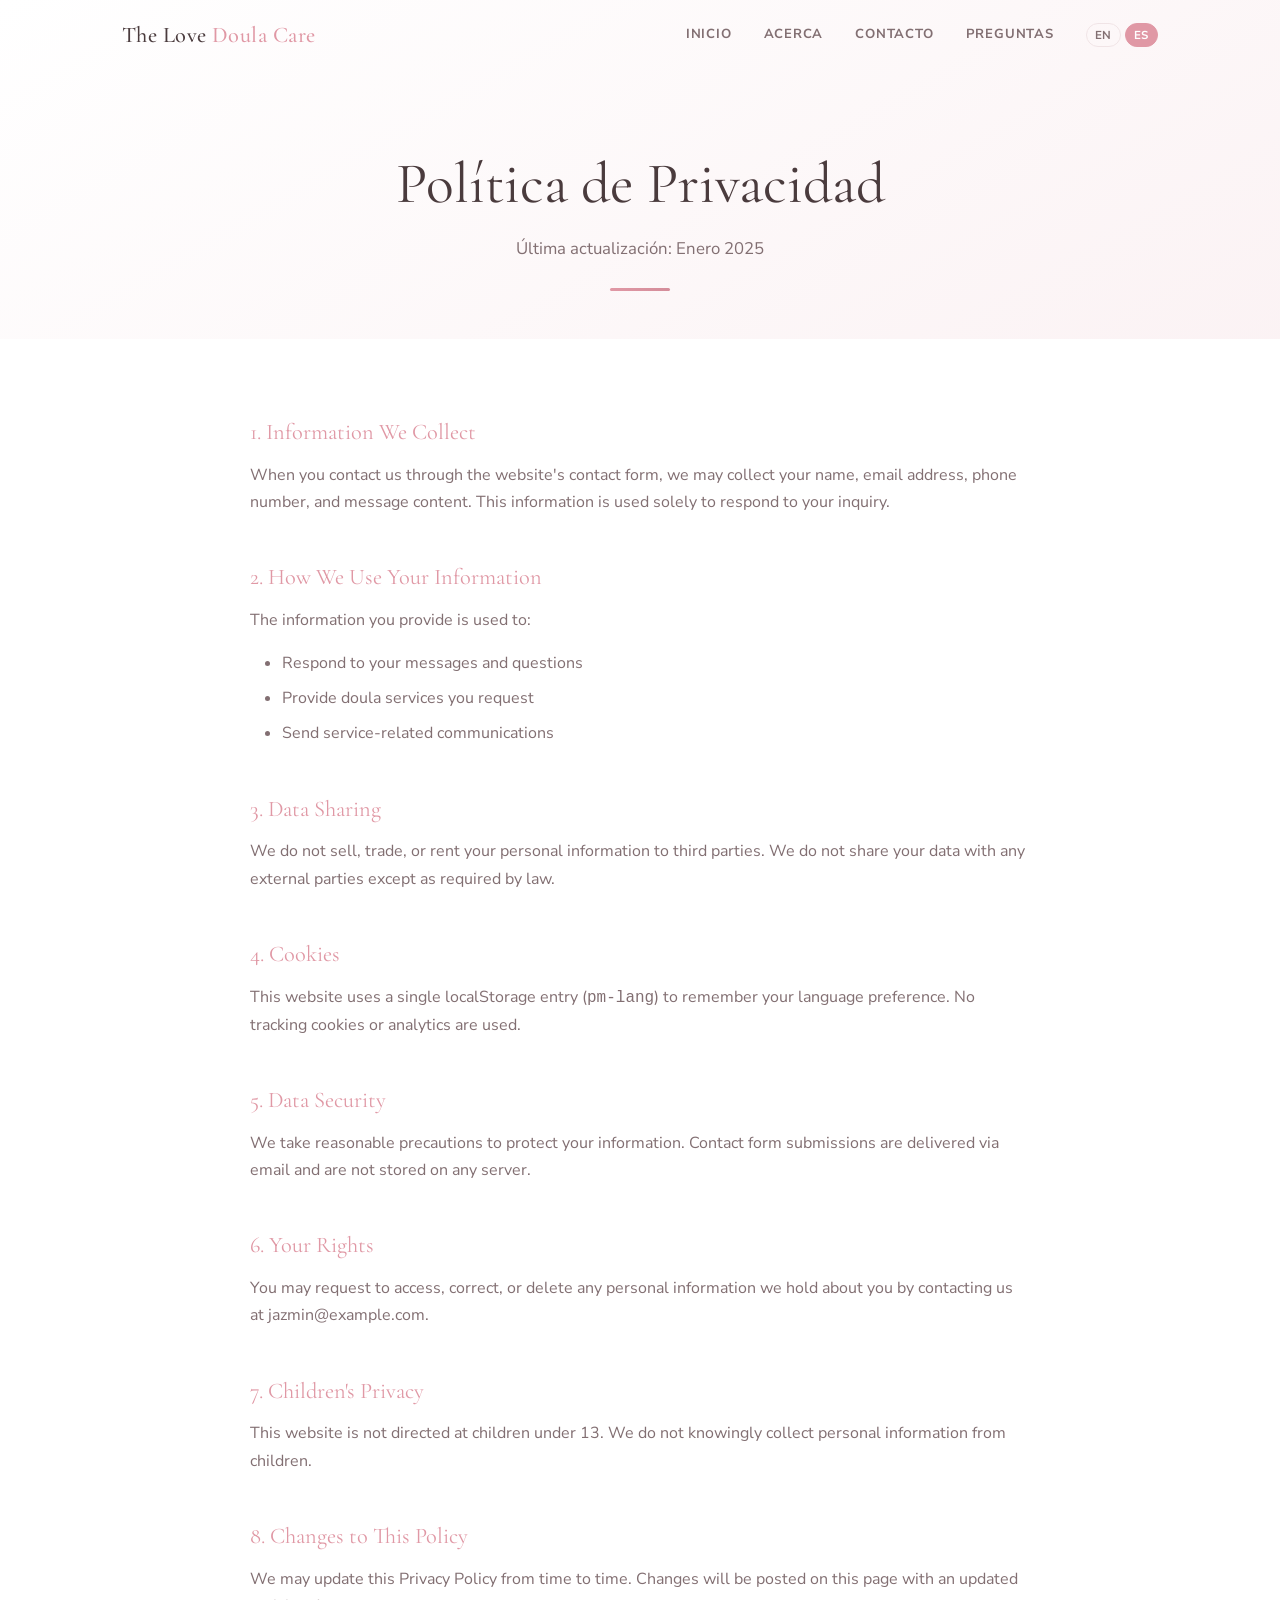
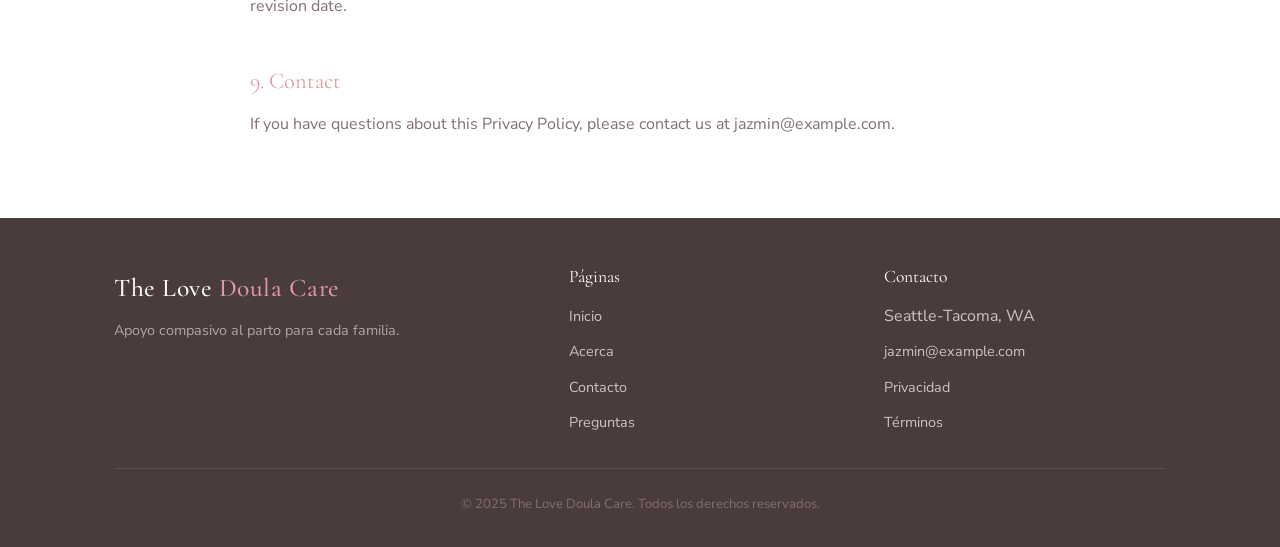
<file: privacy.html>
<!DOCTYPE html>
<html lang="es">
<head>
  <meta charset="UTF-8">
  <meta name="viewport" content="width=device-width, initial-scale=1.0">
  <title>Privacy Policy | The Love Doula Care</title>
  <meta name="description" content="Privacy Policy for The Love Doula Care website.">
  <link rel="canonical" href="https://the-love-doula-care.github.io/privacy.html">
  <link rel="stylesheet" href="css/style.css">
</head>
<body>

<nav class="nav" id="main-nav" role="navigation" aria-label="Main navigation">
  <div class="nav__inner">
    <a href="index.html" class="nav__logo">The Love <span>Doula Care</span></a>
    <div class="nav__links">
      <a href="index.html" class="nav__link" data-i18n="nav_home">Home</a>
      <a href="about.html" class="nav__link" data-i18n="nav_about">About</a>
      <a href="contact.html" class="nav__link" data-i18n="nav_contact">Contact</a>
      <a href="faq.html" class="nav__link" data-i18n="nav_faq">FAQ</a>
      <div class="lang-switcher" role="group" aria-label="Language">
        <button class="lang-btn" data-lang="en" aria-label="English">EN</button>
        <button class="lang-btn" data-lang="es" aria-label="Español">ES</button>
      </div>
    </div>
    <button class="nav__hamburger" id="nav-hamburger" aria-label="Toggle menu" aria-expanded="false">
      <span></span><span></span><span></span>
    </button>
  </div>
  <div class="nav__mobile" id="nav-mobile" role="dialog" aria-label="Mobile menu">
    <a href="index.html" class="nav__link" data-i18n="nav_home">Home</a>
    <a href="about.html" class="nav__link" data-i18n="nav_about">About</a>
    <a href="contact.html" class="nav__link" data-i18n="nav_contact">Contact</a>
    <a href="faq.html" class="nav__link" data-i18n="nav_faq">FAQ</a>
    <div class="lang-switcher">
      <button class="lang-btn" data-lang="en">EN</button>
      <button class="lang-btn" data-lang="es">ES</button>
    </div>
  </div>
</nav>

<main id="main-content">
<header class="page-hero">
  <div class="container">
    <h1 data-i18n="privacy_heading">Privacy Policy</h1>
    <p data-i18n="privacy_updated">Last updated: January 2025</p>
    <div class="page-hero__divider" aria-hidden="true"></div>
  </div>
</header>

<section class="section">
  <div class="container">
    <div class="legal-content">
      <h2>1. Information We Collect</h2>
      <p>When you contact us through the website's contact form, we may collect your name, email address, phone number, and message content. This information is used solely to respond to your inquiry.</p>

      <h2>2. How We Use Your Information</h2>
      <p>The information you provide is used to:</p>
      <ul>
        <li>Respond to your messages and questions</li>
        <li>Provide doula services you request</li>
        <li>Send service-related communications</li>
      </ul>

      <h2>3. Data Sharing</h2>
      <p>We do not sell, trade, or rent your personal information to third parties. We do not share your data with any external parties except as required by law.</p>

      <h2>4. Cookies</h2>
      <p>This website uses a single localStorage entry (<code>pm-lang</code>) to remember your language preference. No tracking cookies or analytics are used.</p>

      <h2>5. Data Security</h2>
      <p>We take reasonable precautions to protect your information. Contact form submissions are delivered via email and are not stored on any server.</p>

      <h2>6. Your Rights</h2>
      <p>You may request to access, correct, or delete any personal information we hold about you by contacting us at <a href="mailto:jazmin@example.com">jazmin@example.com</a>.</p>

      <h2>7. Children's Privacy</h2>
      <p>This website is not directed at children under 13. We do not knowingly collect personal information from children.</p>

      <h2>8. Changes to This Policy</h2>
      <p>We may update this Privacy Policy from time to time. Changes will be posted on this page with an updated revision date.</p>

      <h2>9. Contact</h2>
      <p>If you have questions about this Privacy Policy, please contact us at <a href="mailto:jazmin@example.com">jazmin@example.com</a>.</p>
    </div>
  </div>
</section>
</main>

<footer class="footer" role="contentinfo">
  <div class="container">
    <div class="footer__inner">
      <div class="footer__brand">
        <div class="nav__logo">The Love <span style="color:var(--color-primary)">Doula Care</span></div>
        <p data-i18n="footer_tagline">Compassionate birth support for every family.</p>
      </div>
      <div class="footer__links">
        <h4 data-i18n="footer_pages">Pages</h4>
        <ul>
          <li><a href="index.html" data-i18n="nav_home">Home</a></li>
          <li><a href="about.html" data-i18n="nav_about">About</a></li>
          <li><a href="contact.html" data-i18n="nav_contact">Contact</a></li>
          <li><a href="faq.html" data-i18n="nav_faq">FAQ</a></li>
        </ul>
      </div>
      <div class="footer__links">
        <h4 data-i18n="footer_contact_label">Contact</h4>
        <ul>
          <li>Seattle-Tacoma, WA</li>
          <li><a href="mailto:jazmin@example.com">jazmin@example.com</a></li>
          <li><a href="privacy.html" data-i18n="nav_privacy">Privacy Policy</a></li>
          <li><a href="terms.html" data-i18n="nav_terms">Terms of Service</a></li>
        </ul>
      </div>
    </div>
    <div class="footer__bottom">
      <p data-i18n="footer_copy">© 2025 The Love Doula Care. All rights reserved.</p>
    </div>
  </div>
</footer>

<script src="js/i18n.js"></script>
<script src="js/main.js"></script>
</body>
</html>
</file>
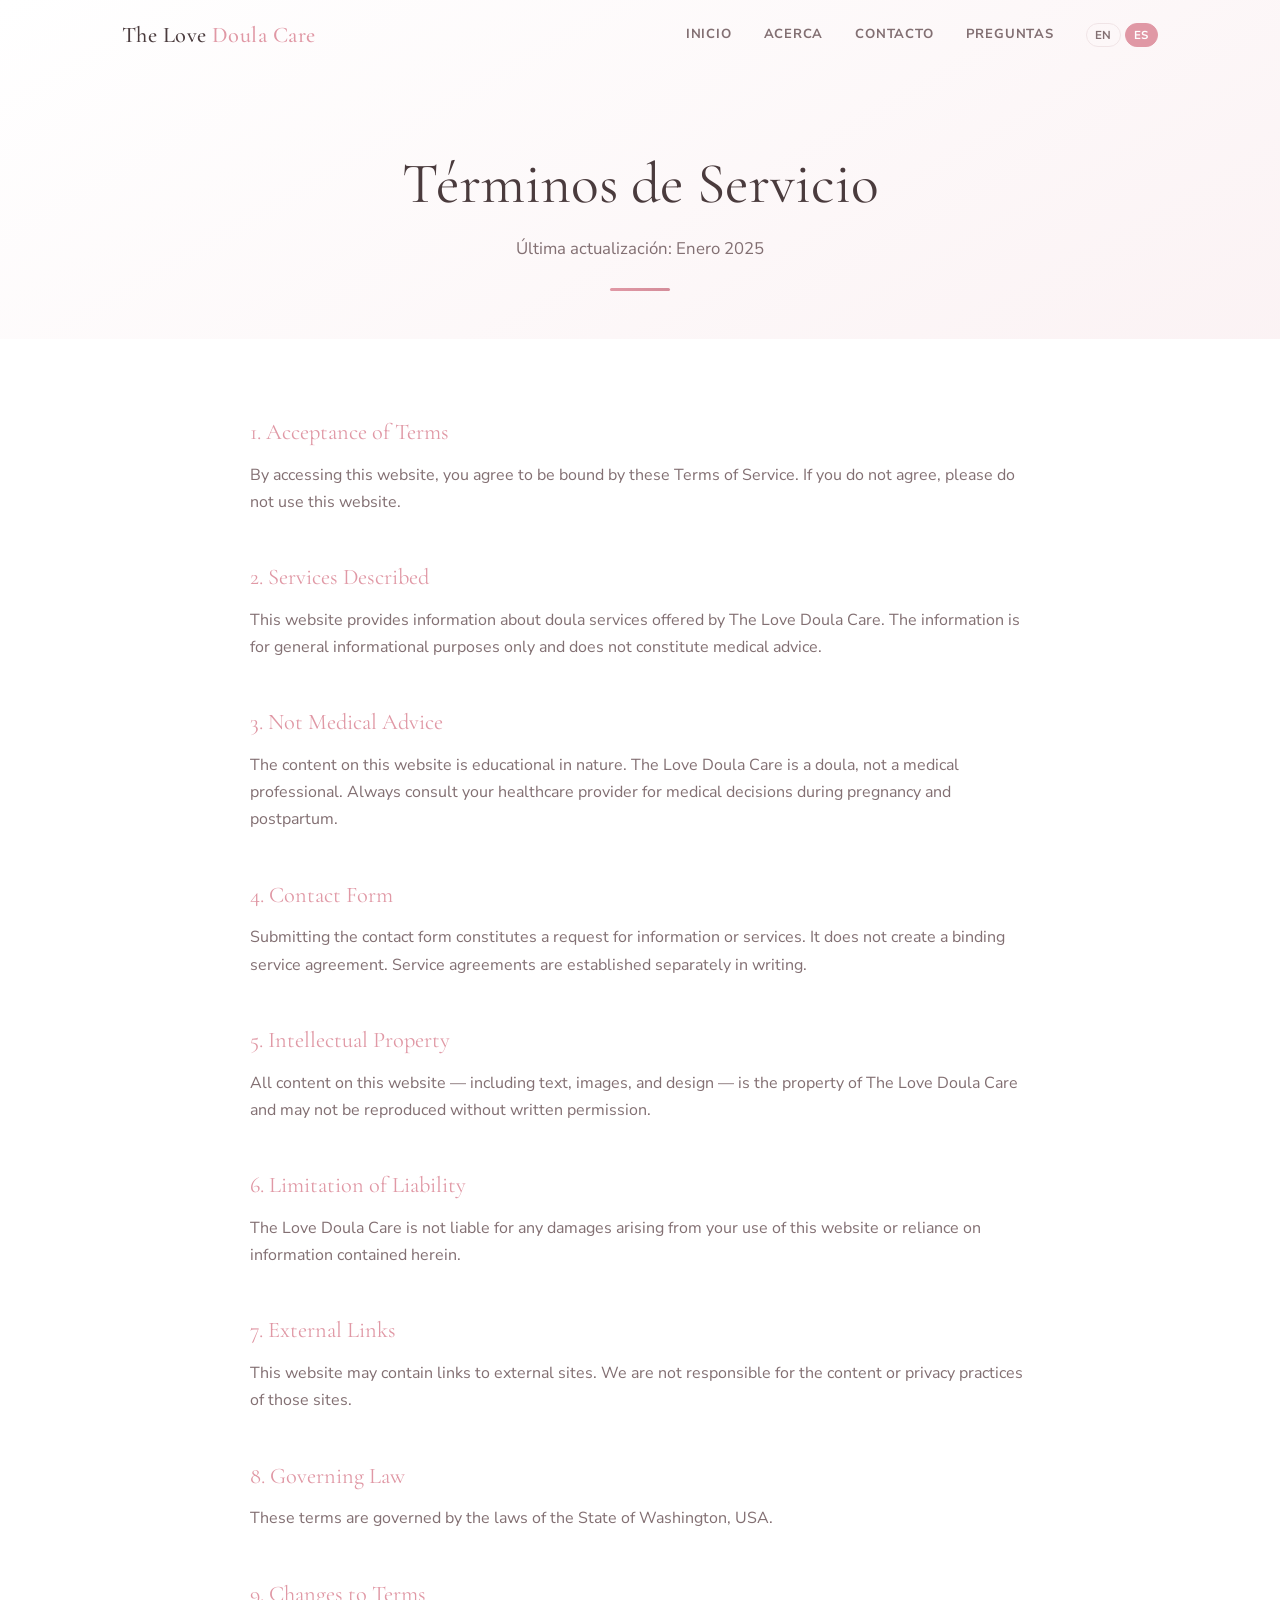
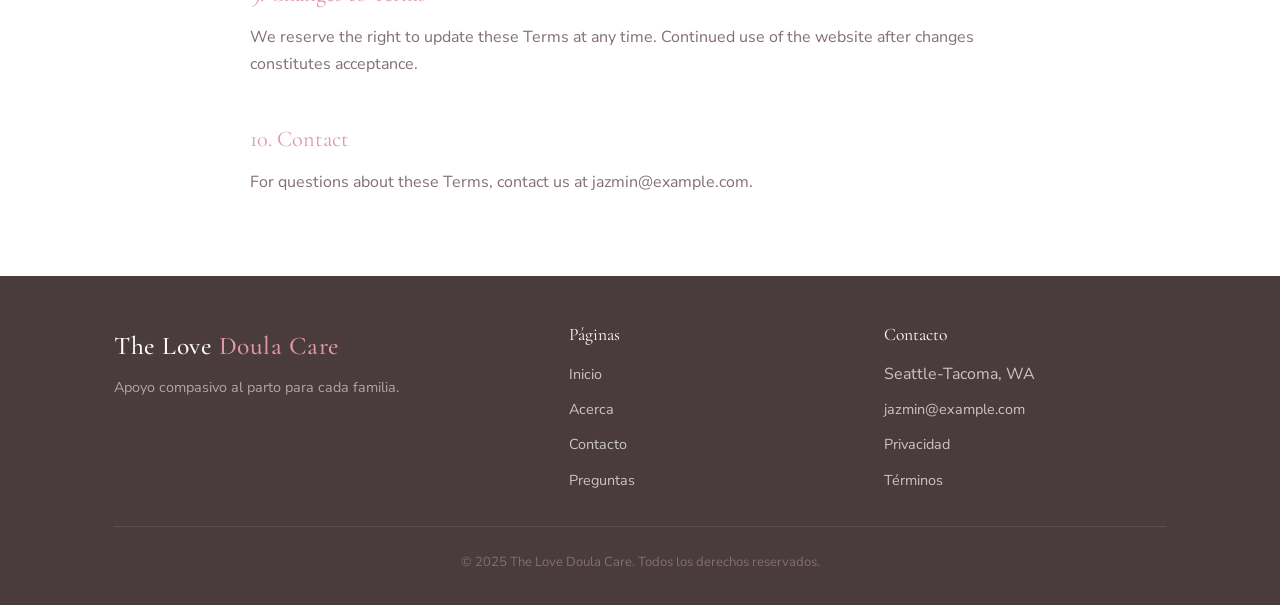
<file: terms.html>
<!DOCTYPE html>
<html lang="es">
<head>
  <meta charset="UTF-8">
  <meta name="viewport" content="width=device-width, initial-scale=1.0">
  <title>Terms of Service | The Love Doula Care</title>
  <meta name="description" content="Terms of Service for The Love Doula Care website.">
  <link rel="canonical" href="https://the-love-doula-care.github.io/terms.html">
  <link rel="stylesheet" href="css/style.css">
</head>
<body>

<nav class="nav" id="main-nav" role="navigation" aria-label="Main navigation">
  <div class="nav__inner">
    <a href="index.html" class="nav__logo">The Love <span>Doula Care</span></a>
    <div class="nav__links">
      <a href="index.html" class="nav__link" data-i18n="nav_home">Home</a>
      <a href="about.html" class="nav__link" data-i18n="nav_about">About</a>
      <a href="contact.html" class="nav__link" data-i18n="nav_contact">Contact</a>
      <a href="faq.html" class="nav__link" data-i18n="nav_faq">FAQ</a>
      <div class="lang-switcher" role="group" aria-label="Language">
        <button class="lang-btn" data-lang="en" aria-label="English">EN</button>
        <button class="lang-btn" data-lang="es" aria-label="Español">ES</button>
      </div>
    </div>
    <button class="nav__hamburger" id="nav-hamburger" aria-label="Toggle menu" aria-expanded="false">
      <span></span><span></span><span></span>
    </button>
  </div>
  <div class="nav__mobile" id="nav-mobile" role="dialog" aria-label="Mobile menu">
    <a href="index.html" class="nav__link" data-i18n="nav_home">Home</a>
    <a href="about.html" class="nav__link" data-i18n="nav_about">About</a>
    <a href="contact.html" class="nav__link" data-i18n="nav_contact">Contact</a>
    <a href="faq.html" class="nav__link" data-i18n="nav_faq">FAQ</a>
    <div class="lang-switcher">
      <button class="lang-btn" data-lang="en">EN</button>
      <button class="lang-btn" data-lang="es">ES</button>
    </div>
  </div>
</nav>

<main id="main-content">
<header class="page-hero">
  <div class="container">
    <h1 data-i18n="terms_heading">Terms of Service</h1>
    <p data-i18n="terms_updated">Last updated: January 2025</p>
    <div class="page-hero__divider" aria-hidden="true"></div>
  </div>
</header>

<section class="section">
  <div class="container">
    <div class="legal-content">
      <h2>1. Acceptance of Terms</h2>
      <p>By accessing this website, you agree to be bound by these Terms of Service. If you do not agree, please do not use this website.</p>

      <h2>2. Services Described</h2>
      <p>This website provides information about doula services offered by The Love Doula Care. The information is for general informational purposes only and does not constitute medical advice.</p>

      <h2>3. Not Medical Advice</h2>
      <p>The content on this website is educational in nature. The Love Doula Care is a doula, not a medical professional. Always consult your healthcare provider for medical decisions during pregnancy and postpartum.</p>

      <h2>4. Contact Form</h2>
      <p>Submitting the contact form constitutes a request for information or services. It does not create a binding service agreement. Service agreements are established separately in writing.</p>

      <h2>5. Intellectual Property</h2>
      <p>All content on this website — including text, images, and design — is the property of The Love Doula Care and may not be reproduced without written permission.</p>

      <h2>6. Limitation of Liability</h2>
      <p>The Love Doula Care is not liable for any damages arising from your use of this website or reliance on information contained herein.</p>

      <h2>7. External Links</h2>
      <p>This website may contain links to external sites. We are not responsible for the content or privacy practices of those sites.</p>

      <h2>8. Governing Law</h2>
      <p>These terms are governed by the laws of the State of Washington, USA.</p>

      <h2>9. Changes to Terms</h2>
      <p>We reserve the right to update these Terms at any time. Continued use of the website after changes constitutes acceptance.</p>

      <h2>10. Contact</h2>
      <p>For questions about these Terms, contact us at <a href="mailto:jazmin@example.com">jazmin@example.com</a>.</p>
    </div>
  </div>
</section>
</main>

<footer class="footer" role="contentinfo">
  <div class="container">
    <div class="footer__inner">
      <div class="footer__brand">
        <div class="nav__logo">The Love <span style="color:var(--color-primary)">Doula Care</span></div>
        <p data-i18n="footer_tagline">Compassionate birth support for every family.</p>
      </div>
      <div class="footer__links">
        <h4 data-i18n="footer_pages">Pages</h4>
        <ul>
          <li><a href="index.html" data-i18n="nav_home">Home</a></li>
          <li><a href="about.html" data-i18n="nav_about">About</a></li>
          <li><a href="contact.html" data-i18n="nav_contact">Contact</a></li>
          <li><a href="faq.html" data-i18n="nav_faq">FAQ</a></li>
        </ul>
      </div>
      <div class="footer__links">
        <h4 data-i18n="footer_contact_label">Contact</h4>
        <ul>
          <li>Seattle-Tacoma, WA</li>
          <li><a href="mailto:jazmin@example.com">jazmin@example.com</a></li>
          <li><a href="privacy.html" data-i18n="nav_privacy">Privacy Policy</a></li>
          <li><a href="terms.html" data-i18n="nav_terms">Terms of Service</a></li>
        </ul>
      </div>
    </div>
    <div class="footer__bottom">
      <p data-i18n="footer_copy">© 2025 The Love Doula Care. All rights reserved.</p>
    </div>
  </div>
</footer>

<script src="js/i18n.js"></script>
<script src="js/main.js"></script>
</body>
</html>
</file>
<file: css/style.css>
/* =============================================
   THE LOVE DOULA CARE — Design System & Styles
   ============================================= */

@import url('https://fonts.googleapis.com/css2?family=Cormorant+Garamond:ital,wght@0,300;0,400;0,500;0,600;1,300;1,400&family=Nunito+Sans:ital,wght@0,300;0,400;0,600;0,700;1,400&display=swap');

/* --- CSS Custom Properties --- */
:root {
  --color-primary:       #E098A5;
  --color-primary-light: #F4C4CD;
  --color-primary-dark:  #BF7381;
  --color-secondary:     #F9E8EB;
  --color-secondary-light: #FDF5F6;
  --color-bg:            #FFFFFF;
  --color-surface:       #FFFFFF;
  --color-text:          #4A3B3D;
  --color-text-muted:    #826F72;
  --color-accent:        #D48D9A;
  --color-border:        #F0E4E6;

  --font-heading: 'Cormorant Garamond', Georgia, serif;
  --font-body:    'Nunito Sans', system-ui, sans-serif;

  --space-xs:  0.25rem;
  --space-sm:  0.5rem;
  --space-md:  1rem;
  --space-lg:  1.5rem;
  --space-xl:  2rem;
  --space-2xl: 3rem;
  --space-3xl: 5rem;

  --max-width:  1100px;
  --nav-height: 70px;

  --transition-fast: 150ms ease;
  --transition-base: 300ms ease;

  --shadow-sm: 0 1px 4px rgba(26,36,28,0.08);
  --shadow-md: 0 4px 16px rgba(26,36,28,0.12);
  --shadow-lg: 0 8px 32px rgba(26,36,28,0.16);

  --radius-sm:   6px;
  --radius-md:   12px;
  --radius-lg:   24px;
  --radius-full: 9999px;
}

/* --- Reset --- */
*, *::before, *::after { box-sizing: border-box; margin: 0; padding: 0; }
html { scroll-behavior: smooth; font-size: 16px; }
body {
  font-family: var(--font-body);
  background-color: var(--color-bg);
  color: var(--color-text);
  line-height: 1.7;
  -webkit-font-smoothing: antialiased;
}
img { max-width: 100%; display: block; }
a { color: inherit; text-decoration: none; }
ul, ol { list-style: none; }

/* --- Typography --- */
h1, h2, h3, h4, h5 { font-family: var(--font-heading); font-weight: 400; line-height: 1.2; color: var(--color-text); }
h1 { font-size: clamp(2.2rem, 5vw, 3.6rem); }
h2 { font-size: clamp(1.8rem, 3vw, 2.6rem); }
h3 { font-size: clamp(1.2rem, 2vw, 1.7rem); }
p  { margin-bottom: var(--space-md); color: var(--color-text-muted); }
p:last-child { margin-bottom: 0; }

/* --- Layout --- */
.container { width: 100%; max-width: var(--max-width); margin: 0 auto; padding: 0 var(--space-lg); }
.section    { padding: var(--space-3xl) 0; }
.section--alt { background-color: rgba(224,152,165,0.08); }

/* --- Animations --- */
@keyframes fadeUp {
  from { opacity: 0; transform: translateY(24px); }
  to   { opacity: 1; transform: translateY(0); }
}
.fade-in { opacity: 0; transform: translateY(24px); transition: opacity 0.6s ease, transform 0.6s ease; }
.fade-in.is-visible { opacity: 1; transform: translateY(0); }

/* --- Buttons --- */
.btn {
  display: inline-flex; align-items: center; gap: var(--space-sm);
  padding: 0.75rem 1.75rem; border-radius: var(--radius-full);
  font-family: var(--font-body); font-size: 0.95rem; font-weight: 600;
  cursor: pointer; border: 2px solid transparent;
  transition: all var(--transition-base); white-space: nowrap;
}
.btn--primary { background: var(--color-primary); color: #fff; border-color: var(--color-primary); }
.btn--primary:hover { background: var(--color-primary-dark); border-color: var(--color-primary-dark); transform: translateY(-2px); box-shadow: var(--shadow-md); }
.btn--outline { background: transparent; color: var(--color-primary); border-color: var(--color-primary); }
.btn--outline:hover { background: var(--color-primary); color: #fff; transform: translateY(-2px); }

/* =============================================
   NAVIGATION
   ============================================= */
.nav {
  position: fixed; top: 0; left: 0; right: 0;
  height: var(--nav-height); z-index: 1000;
  transition: background var(--transition-base), box-shadow var(--transition-base);
}
.nav--scrolled {
  background: rgba(255,255,255,0.92);
  backdrop-filter: blur(12px); -webkit-backdrop-filter: blur(12px);
  box-shadow: var(--shadow-sm);
}
.nav__inner {
  display: flex; align-items: center; justify-content: space-between;
  height: 100%; padding: 0 var(--space-xl);
  max-width: var(--max-width); margin: 0 auto;
}
.nav__logo { font-family: var(--font-heading); font-size: 1.4rem; font-weight: 500; letter-spacing: 0.02em; }
.nav__logo span { color: var(--color-primary); }
.nav__links { display: flex; align-items: center; gap: var(--space-xl); }
.nav__link {
  font-size: 0.82rem; font-weight: 700; letter-spacing: 0.06em; text-transform: uppercase;
  color: var(--color-text-muted); transition: color var(--transition-fast);
  position: relative; padding-bottom: 2px;
}
.nav__link::after { content: ''; position: absolute; bottom: -4px; left: 0; width: 0; height: 2px; background: var(--color-primary); transition: width var(--transition-base); }
.nav__link:hover, .nav__link--active { color: var(--color-primary); }
.nav__link:hover::after, .nav__link--active::after { width: 100%; }

/* Language switcher */
.lang-switcher { display: flex; align-items: center; gap: 4px; }
.lang-btn {
  background: none; border: 1.5px solid var(--color-border); border-radius: var(--radius-full);
  padding: 0.18rem 0.5rem; font-size: 0.72rem; font-weight: 700; letter-spacing: 0.05em;
  color: var(--color-text-muted); cursor: pointer; transition: all var(--transition-fast);
  font-family: var(--font-body);
}
.lang-btn:hover, .lang-btn--active { background: var(--color-primary); border-color: var(--color-primary); color: #fff; }

/* Hamburger */
.nav__hamburger { display: none; flex-direction: column; justify-content: center; gap: 5px; width: 32px; height: 32px; cursor: pointer; background: none; border: none; padding: 0; }
.nav__hamburger span { display: block; height: 2px; background: var(--color-text); border-radius: 2px; transition: all var(--transition-base); }
.nav__hamburger.is-open span:nth-child(1) { transform: translateY(7px) rotate(45deg); }
.nav__hamburger.is-open span:nth-child(2) { opacity: 0; }
.nav__hamburger.is-open span:nth-child(3) { transform: translateY(-7px) rotate(-45deg); }

/* Mobile drawer */
.nav__mobile {
  display: none; position: fixed; top: var(--nav-height); left: 0; right: 0;
  background: rgba(255,255,255,0.97); backdrop-filter: blur(12px);
  padding: var(--space-xl); box-shadow: var(--shadow-md);
  flex-direction: column; gap: var(--space-lg);
  transform: translateY(-8px); opacity: 0; pointer-events: none;
  transition: all var(--transition-base);
}
.nav__mobile.is-open { display: flex; transform: translateY(0); opacity: 1; pointer-events: all; }
.nav__mobile .nav__link { font-size: 1.05rem; }
.nav__mobile .lang-switcher { margin-top: var(--space-sm); }

/* =============================================
   HERO
   ============================================= */
.hero {
  min-height: 100vh; display: flex; align-items: center;
  position: relative;
  background-image: url('../images/hero-bg.png');
  background-size: cover; background-position: center;
}
.hero::before {
  content: ''; position: absolute; inset: 0;
  background: linear-gradient(135deg, rgba(255,255,255,0.91) 0%, rgba(255,255,255,0.65) 55%, rgba(224,152,165,0.15) 100%);
}
.hero__content { position: relative; z-index: 1; max-width: 600px; }
.hero__eyebrow {
  display: inline-block; font-size: 0.82rem; font-weight: 700;
  letter-spacing: 0.18em; text-transform: uppercase; color: var(--color-primary);
  margin-bottom: var(--space-md);
  opacity: 0; animation: fadeUp 0.7s ease 0.2s forwards;
}
.hero__title { margin-bottom: var(--space-lg); opacity: 0; animation: fadeUp 0.7s ease 0.4s forwards; }
.hero__title em { font-style: italic; color: var(--color-primary); }
.hero__subtitle { font-size: 1.08rem; max-width: 480px; margin-bottom: var(--space-xl); opacity: 0; animation: fadeUp 0.7s ease 0.55s forwards; }
.hero__actions { display: flex; gap: var(--space-md); flex-wrap: wrap; opacity: 0; animation: fadeUp 0.7s ease 0.7s forwards; }

/* =============================================
   SECTION TITLES
   ============================================= */
.section-title { text-align: center; margin-bottom: var(--space-2xl); }
.section-title__eyebrow { display: block; font-size: 0.8rem; font-weight: 700; letter-spacing: 0.16em; text-transform: uppercase; color: var(--color-primary); margin-bottom: var(--space-sm); }
.section-title h2 { margin-bottom: var(--space-md); }
.section-title p { max-width: 560px; margin: 0 auto; font-size: 1.03rem; }

/* =============================================
   WHAT IS A DOULA
   ============================================= */
.doula-intro { display: grid; gap: var(--space-2xl); align-items: start; }
.doula-intro__text h2 { margin-bottom: var(--space-lg); }
.doula-intro__pillars { display: grid; grid-template-columns: repeat(auto-fit, minmax(130px, 1fr)); gap: var(--space-md); margin-top: var(--space-xl); }
.pillar {
  text-align: center; padding: var(--space-lg);
  background: var(--color-surface); border-radius: var(--radius-md);
  border: 1px solid var(--color-border); box-shadow: var(--shadow-sm);
  transition: transform var(--transition-base), box-shadow var(--transition-base);
}
.pillar:hover { transform: translateY(-4px); box-shadow: var(--shadow-md); }
.pillar__icon { font-size: 2rem; margin-bottom: var(--space-sm); }
.pillar__label { font-family: var(--font-heading); font-size: 1.05rem; color: var(--color-text); }

/* =============================================
   SERVICES
   ============================================= */
.services-grid { display: grid; grid-template-columns: repeat(auto-fit, minmax(270px, 1fr)); gap: var(--space-lg); }
.service-card {
  background: var(--color-surface); border-radius: var(--radius-md); padding: var(--space-xl);
  border: 1px solid var(--color-border);
  transition: transform var(--transition-base), box-shadow var(--transition-base);
  position: relative; overflow: hidden;
}
.service-card::before { content: ''; position: absolute; top: 0; left: 0; right: 0; height: 4px; background: linear-gradient(90deg, var(--color-primary), var(--color-accent)); }
.service-card:hover { transform: translateY(-6px); box-shadow: var(--shadow-lg); }
.service-card__icon { font-size: 2.2rem; margin-bottom: var(--space-md); }
.service-card h3 { margin-bottom: var(--space-sm); }

/* =============================================
   TESTIMONIAL
   ============================================= */
.testimonial-card {
  background: var(--color-surface); border-radius: var(--radius-lg);
  padding: var(--space-2xl); box-shadow: var(--shadow-md);
  position: relative; max-width: 700px; margin: 0 auto;
  text-align: center; border: 1px solid var(--color-border);
}
.testimonial-card__quote { font-family: var(--font-heading); font-size: clamp(1.1rem, 2vw, 1.35rem); font-style: italic; color: var(--color-text); line-height: 1.65; margin-bottom: var(--space-lg); }
.testimonial-card__author { font-size: 0.88rem; font-weight: 700; color: var(--color-primary); letter-spacing: 0.06em; text-transform: uppercase; }
.quote-mark { font-family: var(--font-heading); font-size: 5rem; line-height: 1; color: var(--color-primary); opacity: 0.13; position: absolute; top: var(--space-md); left: var(--space-xl); }

/* =============================================
   SHARE BUTTONS
   ============================================= */
.share-section { text-align: center; }
.share-buttons { display: flex; gap: var(--space-md); justify-content: center; flex-wrap: wrap; margin-top: var(--space-xl); }
.share-btn {
  display: inline-flex; align-items: center; gap: var(--space-sm);
  padding: 0.7rem 1.4rem; border-radius: var(--radius-full);
  font-weight: 600; font-size: 0.9rem; color: #fff;
  transition: all var(--transition-base);
}
.share-btn--instagram { background: linear-gradient(45deg,#f09433 0%,#e6683c 25%,#dc2743 50%,#cc2366 75%,#bc1888 100%); }
.share-btn--facebook  { background: #1877F2; }
.share-btn--whatsapp  { background: #25D366; }
.share-btn:hover { transform: translateY(-3px); box-shadow: var(--shadow-md); filter: brightness(1.08); }
.share-btn svg { width: 18px; height: 18px; fill: currentColor; flex-shrink: 0; }

/* =============================================
   PAGE HERO (inner pages)
   ============================================= */
.page-hero {
  padding-top: calc(var(--nav-height) + var(--space-3xl));
  padding-bottom: var(--space-2xl);
  background: linear-gradient(150deg, var(--color-bg) 0%, rgba(224,152,165,0.12) 100%);
  text-align: center;
}
.page-hero h1 { margin-bottom: var(--space-md); }
.page-hero p  { max-width: 560px; margin: 0 auto; font-size: 1.05rem; }
.page-hero__divider { width: 60px; height: 3px; background: linear-gradient(90deg, var(--color-primary), var(--color-accent)); border-radius: 2px; margin: var(--space-lg) auto 0; }

/* =============================================
   ABOUT
   ============================================= */
.about-grid { display: grid; grid-template-columns: 1fr; gap: var(--space-2xl); align-items: center; }
.about-photo {
  aspect-ratio: 4/5;
  background: linear-gradient(135deg, var(--color-secondary-light) 0%, var(--color-primary-light) 100%);
  border-radius: var(--radius-lg); display: flex; align-items: center; justify-content: center;
  max-width: 340px; margin: 0 auto; overflow: hidden; box-shadow: var(--shadow-lg);
}
.about-photo__placeholder { font-size: 5rem; opacity: 0.5; }
.credentials-list { display: flex; flex-direction: column; gap: var(--space-sm); margin-top: var(--space-lg); }
.credential-item { display: flex; align-items: flex-start; gap: var(--space-sm); font-size: 0.95rem; }
.credential-item::before { content: '✦'; color: var(--color-accent); flex-shrink: 0; margin-top: 3px; }
.values-grid { display: grid; grid-template-columns: repeat(auto-fit, minmax(210px, 1fr)); gap: var(--space-lg); margin-top: var(--space-xl); }
.value-card { padding: var(--space-xl); background: var(--color-surface); border-radius: var(--radius-md); border-left: 4px solid var(--color-primary); box-shadow: var(--shadow-sm); transition: transform var(--transition-base); }
.value-card:hover { transform: translateX(5px); }
.value-card h3 { margin-bottom: var(--space-sm); font-size: 1.15rem; }

/* =============================================
   CONTACT
   ============================================= */
.contact-grid { display: grid; grid-template-columns: 1fr; gap: var(--space-2xl); }
.contact-form { background: var(--color-surface); border-radius: var(--radius-lg); padding: var(--space-2xl); box-shadow: var(--shadow-md); border: 1px solid var(--color-border); }
.form-group { margin-bottom: var(--space-lg); }
.form-label { display: block; font-size: 0.8rem; font-weight: 700; letter-spacing: 0.07em; text-transform: uppercase; color: var(--color-text); margin-bottom: var(--space-sm); }
.form-input, .form-select, .form-textarea {
  width: 100%; padding: 0.75rem 1rem; border: 1.5px solid var(--color-border);
  border-radius: var(--radius-sm); font-family: var(--font-body); font-size: 1rem;
  color: var(--color-text); background: var(--color-bg); outline: none;
  transition: border-color var(--transition-fast), box-shadow var(--transition-fast);
}
.form-input:focus, .form-select:focus, .form-textarea:focus { border-color: var(--color-primary); box-shadow: 0 0 0 3px rgba(224,152,165,0.12); }
.form-textarea { min-height: 140px; resize: vertical; }
.contact-info { display: flex; flex-direction: column; gap: var(--space-md); }
.contact-info-item { display: flex; gap: var(--space-md); align-items: flex-start; padding: var(--space-lg); background: var(--color-surface); border-radius: var(--radius-md); border: 1px solid var(--color-border); box-shadow: var(--shadow-sm); }
.contact-info-item__icon { font-size: 1.5rem; flex-shrink: 0; }
.contact-info-item__label { font-size: 0.78rem; font-weight: 700; letter-spacing: 0.08em; text-transform: uppercase; color: var(--color-primary); margin-bottom: 2px; }
.contact-info-item__value { font-size: 0.95rem; color: var(--color-text); margin: 0; }

/* =============================================
   FAQ
   ============================================= */
.faq-list { max-width: 780px; margin: 0 auto; display: flex; flex-direction: column; gap: var(--space-sm); }
.faq-item { background: var(--color-surface); border-radius: var(--radius-md); border: 1px solid var(--color-border); overflow: hidden; transition: box-shadow var(--transition-base); }
.faq-item:hover { box-shadow: var(--shadow-sm); }
.faq-question {
  width: 100%; text-align: left; padding: var(--space-lg) var(--space-xl);
  background: none; border: none; cursor: pointer;
  display: flex; justify-content: space-between; align-items: center; gap: var(--space-md);
  font-family: var(--font-heading); font-size: 1.15rem; font-weight: 500;
  color: var(--color-text); transition: color var(--transition-fast);
}
.faq-question:hover, .faq-question[aria-expanded="true"] { color: var(--color-primary); }
.faq-icon { flex-shrink: 0; width: 26px; height: 26px; border-radius: 50%; background: var(--color-primary); color: #fff; display: flex; align-items: center; justify-content: center; font-size: 1.2rem; line-height: 1; transition: transform var(--transition-base); }
.faq-question[aria-expanded="true"] .faq-icon { transform: rotate(45deg); }
.faq-answer { max-height: 0; overflow: hidden; transition: max-height 0.4s ease, padding 0.3s ease; }
.faq-answer.is-open { max-height: 400px; }
.faq-answer__inner { padding: 0 var(--space-xl) var(--space-xl); }

/* =============================================
   LEGAL PAGES (Privacy / Terms)
   ============================================= */
.legal-content { max-width: 780px; margin: 0 auto; }
.legal-content h2 { font-size: 1.4rem; margin-top: var(--space-2xl); margin-bottom: var(--space-md); color: var(--color-primary); }
.legal-content h2:first-child { margin-top: 0; }
.legal-content ul { list-style: disc; padding-left: var(--space-xl); margin-bottom: var(--space-md); }
.legal-content ul li { color: var(--color-text-muted); margin-bottom: var(--space-sm); }

/* =============================================
   FOOTER
   ============================================= */
.footer {
  background: var(--color-text); color: rgba(255,255,255,0.7);
  padding: var(--space-2xl) 0 var(--space-xl);
}
.footer__inner { display: grid; grid-template-columns: 1fr; gap: var(--space-xl); }
.footer__brand .nav__logo { color: #fff; font-size: 1.6rem; margin-bottom: var(--space-sm); }
.footer__brand p { font-size: 0.9rem; color: rgba(255,255,255,0.55); margin-top: var(--space-sm); }
.footer__links h4 { color: #fff; font-family: var(--font-heading); font-size: 1.1rem; margin-bottom: var(--space-md); }
.footer__links ul { display: flex; flex-direction: column; gap: var(--space-sm); }
.footer__links a { font-size: 0.9rem; transition: color var(--transition-fast); }
.footer__links a:hover { color: var(--color-primary-light); }
.footer__social { display: flex; gap: var(--space-md); margin-top: var(--space-md); }
.footer__social a { display: flex; align-items: center; justify-content: center; width: 38px; height: 38px; border-radius: 50%; border: 1px solid rgba(255,255,255,0.2); transition: all var(--transition-fast); }
.footer__social a:hover { background: var(--color-primary); border-color: var(--color-primary); }
.footer__social svg { width: 16px; height: 16px; fill: currentColor; color: #fff; }
.footer__bottom { border-top: 1px solid rgba(255,255,255,0.1); margin-top: var(--space-xl); padding-top: var(--space-lg); font-size: 0.82rem; text-align: center; }
.footer__bottom a { color: rgba(255,255,255,0.5); transition: color var(--transition-fast); }
.footer__bottom a:hover { color: var(--color-primary-light); }

/* =============================================
   RESPONSIVE
   ============================================= */
@media (min-width: 768px) {
  .nav__links { display: flex; }
  .nav__hamburger { display: none !important; }
  .doula-intro { grid-template-columns: 1fr 1fr; }
  .about-grid { grid-template-columns: 1fr 1.4fr; }
  .contact-grid { grid-template-columns: 1.2fr 1fr; }
  .footer__inner { grid-template-columns: 1.5fr 1fr 1fr; }
}

@media (max-width: 767px) {
  .nav__links { display: none; }
  .nav__hamburger { display: flex; }
  :root { --space-3xl: 3.5rem; }
}
</file>
